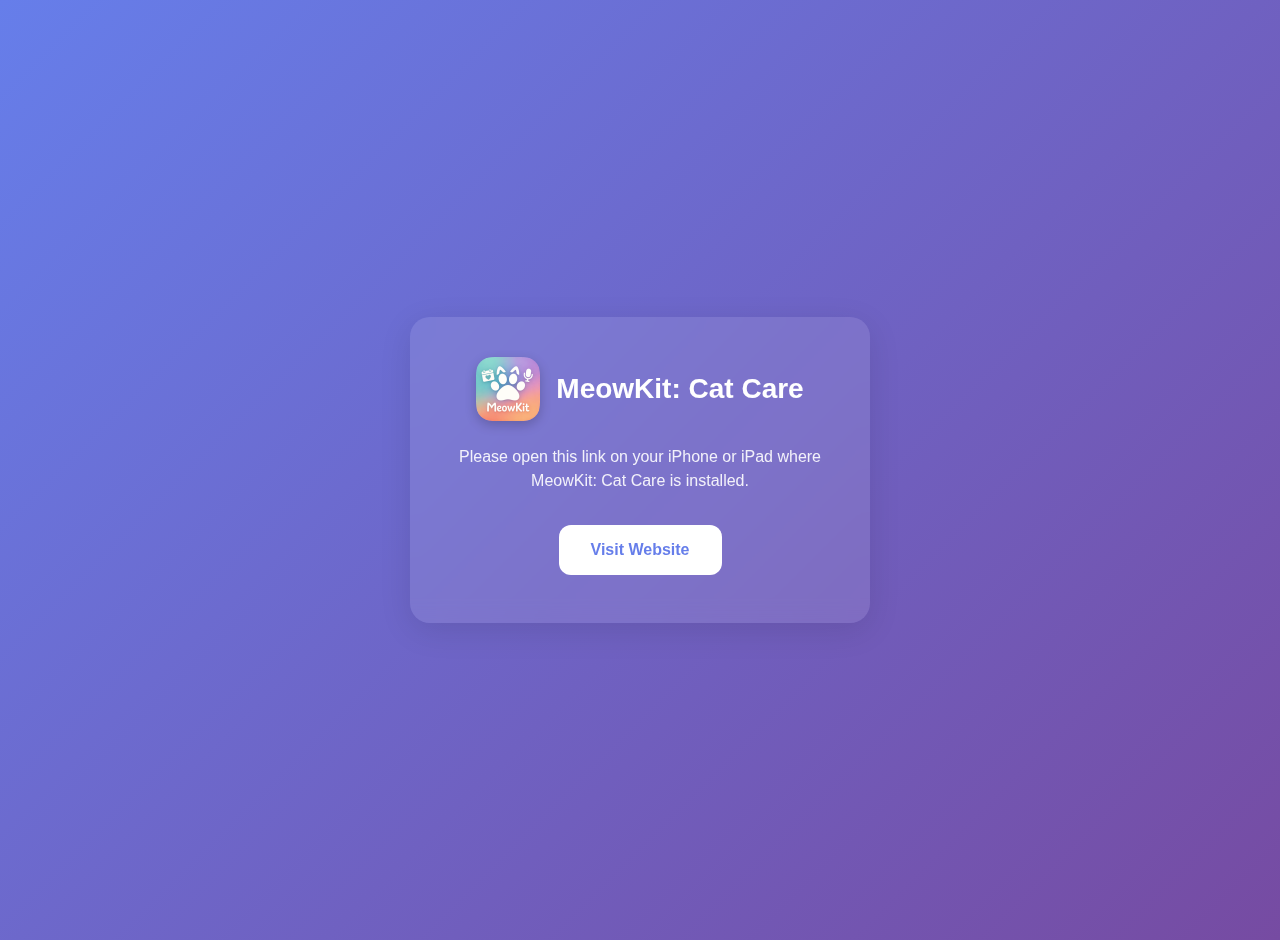
<file: finishSignIn/index.html>
<!DOCTYPE html>
<html>
<head>
    <meta charset="UTF-8">
    <title>Sign In - HusoftTech</title>
    <meta name="viewport" content="width=device-width, initial-scale=1.0">
    <style>
        body {
            font-family: -apple-system, BlinkMacSystemFont, 'Segoe UI', sans-serif;
            display: flex;
            justify-content: center;
            align-items: center;
            min-height: 100vh;
            margin: 0;
            background: linear-gradient(135deg, #667eea 0%, #764ba2 100%);
            color: white;
            text-align: center;
            padding: 20px;
        }
        .container { 
            max-width: 400px; 
            background: rgba(255, 255, 255, 0.1);
            border-radius: 20px;
            padding: 40px 30px;
            backdrop-filter: blur(10px);
            box-shadow: 0 8px 32px rgba(0, 0, 0, 0.1);
        }
        .app-header {
            display: flex;
            align-items: center;
            justify-content: center;
            gap: 16px;
            margin-bottom: 24px;
        }
        .app-icon {
            width: 64px;
            height: 64px;
            border-radius: 16px;
            box-shadow: 0 4px 12px rgba(0, 0, 0, 0.2);
        }
        h1 { 
            font-size: 28px; 
            margin: 0; 
            font-weight: 600;
        }
        p { 
            font-size: 16px; 
            opacity: 0.9; 
            margin: 16px 0 24px 0; 
            line-height: 1.5;
        }
        .button {
            display: inline-block;
            padding: 16px 32px;
            background: white;
            color: #667eea;
            text-decoration: none;
            border-radius: 12px;
            font-weight: 600;
            font-size: 16px;
            margin: 8px;
            cursor: pointer;
            border: none;
            transition: all 0.3s ease;
        }
        .button:hover { 
            background: #f0f0f0; 
            transform: translateY(-2px);
            box-shadow: 0 4px 12px rgba(0, 0, 0, 0.2);
        }
        .loading {
            display: inline-block;
            width: 20px;
            height: 20px;
            border: 2px solid rgba(255, 255, 255, 0.3);
            border-radius: 50%;
            border-top-color: white;
            animation: spin 1s ease-in-out infinite;
            margin-right: 8px;
        }
        @keyframes spin {
            to { transform: rotate(360deg); }
        }
    </style>
</head>
<body>
    <div class="container">
        <div class="app-header">
            <img id="appIcon" class="app-icon" src="" alt="App Icon">
            <h1 id="appName">Loading...</h1>
        </div>
        <p id="message">
            <span class="loading"></span>
            Opening app...
        </p>
        <button onclick="openInApp()" class="button" id="openButton" style="display:none;">
            Open in App
        </button>
    </div>

    <script type="application/json" id="apps-data">
      {
  "brand": {
    "name": "HusoftTech",
    "tagline": "Clean, focused apps for daily momentum.",
    "email": "husofttech@gmail.com",
    "copyrightOwner": "HusoftTech"
  },
  "apps": {
    "trip-checklist": {
      "id": "trip-checklist",
      "name": "TripChecklist",
      "tagline": "Smart travel checklists and tips",
      "shortDescription": "Plan stress-free trips with smart checklists, essential lists, and practical travel tips.",
      "longDescription": "Planning a trip should be simple and stress free. TripChecklist helps you stay organized, prepared, and confident so you can focus on enjoying your journey instead of worrying about what you forgot. Whether it is a weekend getaway or a long international trip, TripChecklist guides you step by step through everything you need to prepare, pack, and remember. TripChecklist is your quiet travel companion, helping you prepare better, pack smarter, and travel with confidence.",
      "features": [
        "Smart checklists with ready-made stages and easy customization",
        "Full essentials list with one-tap add to your checklist",
        "Trip hacks with bite-size, practical travel tips",
        "Fully customizable items and sections",
        "Calm, distraction-free interface built for real travelers",
        "Works offline once content is loaded"
      ],
      "appStoreUrl": "https://apps.apple.com/app/id6757720595",
      "icon": "../assets/apps/trip-checklist/TripChecklist-Default.png",
      "screenshots": [
        "../assets/apps/trip-checklist/screenshots/01-checklist.png",
        "../assets/apps/trip-checklist/screenshots/01-checklistProgress.png",
        "../assets/apps/trip-checklist/screenshots/02-fullist.png",
        "../assets/apps/trip-checklist/screenshots/03-tripHack.png"
      ],
      "websiteUrl": "https://husofttech.com",
      "supportEmail": "husofttech@gmail.com",
      "privacyPolicyUrl": "../assets/apps/trip-checklist/policy/index.html"
    },
    "meowkit": {
      "id": "meowkit",
      "name": "MeowKit: Cat Care",
      "tagline": "Cat Care Management",
      "shortDescription": "Manage your cats' care with profiles, reminders, and tracking features.",
      "longDescription": "MeowKit is a modern companion app built to help cat owners organize, manage, and nurture their cats with confidence. Designed for ease-of-use and packed with helpful features, MeowKit helps you take the best care of your feline friends.",
      "features": [
        "Cat Profiles: Create detailed profiles for each cat with photos, breed info, birthday tracking, and notes. Unlimited for premium users!",
        "Weight Tracking: Log weight, monitor trends, and spot health issues with visual history and breed-specific alerts.",
        "Vaccine Management: Schedule vaccines, track records, and receive timely reminders for upcoming shots.",
        "Feeding Schedule: Set feeding times, customize reminders, and keep routines consistent.",
        "Voice Features: Explore genuine cat sounds, record your own, and favorite the ones your cat loves.",
        "Home Dashboard: View all your cats in one place with personalized tips, upcoming reminders, and care summaries.",
        "Notifications & Reminders: Get alerts for important events—vaccines, feeding, birthdays—so you never miss a thing.",
        "Cloud Sync & Backup (Premium): Securely back up all your data and access it across devices."
      ],
      "appStoreUrl": "",
      "icon": "../assets/apps/meow-kit/meowkit-light-v2.png",
      "screenshots": [
        "../assets/apps/meow-kit/screenshots/Page 1.png",
        "../assets/apps/meow-kit/screenshots/Page 2.png",
        "../assets/apps/meow-kit/screenshots/Page 3.png",
        "../assets/apps/meow-kit/screenshots/Page 4.png",
        "../assets/apps/meow-kit/screenshots/Page 5.png",
        "../assets/apps/meow-kit/screenshots/Page 6.png",
        "../assets/apps/meow-kit/screenshots/Page 7.png",
        "../assets/apps/meow-kit/screenshots/Page 8.png",
        "../assets/apps/meow-kit/screenshots/Page 9.png"
      ],
      "websiteUrl": "https://husofttech.com",
      "supportEmail": "husofttech@gmail.com",
      "privacyPolicyUrl": "../assets/apps/meow-kit/policy/index.html"
    }
  }
}

    </script>

    <script>
        function getQueryParam(param) {
            const urlParams = new URLSearchParams(window.location.search);
            return urlParams.get(param);
        }

        function openInApp() {
            const appURL = appData.deepLinkScheme + '://' + window.location.pathname.substring(1) + window.location.search;
            window.location.href = appURL;
            
            setTimeout(function() {
                document.getElementById('openButton').style.display = 'inline-block';
                document.getElementById('message').innerHTML = 
                    'If the app didn\'t open, tap the button below:';
            }, 3000);
        }

        let appData;
        
        window.onload = function() {
            const appId = getQueryParam('id') || 'meowkit'; // default to meowkit if no id
            const appsData = JSON.parse(document.getElementById('apps-data').textContent);
            appData = appsData.apps[appId];
            
            if (!appData) {
                document.getElementById('appName').textContent = 'App Not Found';
                document.getElementById('message').textContent = 'Invalid app ID.';
                return;
            }
            
            // Update UI with app data
            document.getElementById('appIcon').src = appData.icon;
            document.getElementById('appName').textContent = appData.name;
            document.title = appData.name + ' - Sign In';
            
            // Set deep link scheme (assuming it's the id without hyphens or something, but for now use id)
            appData.deepLinkScheme = appId.replace('-', ''); // e.g., meowkit, tripchecklist
            
            const isIOS = /iPad|iPhone|iPod/.test(navigator.userAgent);
            const isMac = /Macintosh/.test(navigator.userAgent);
            
            if (isIOS || isMac) {
                document.getElementById('message').innerHTML = '<span class="loading"></span>Opening ' + appData.name + '...';
                setTimeout(openInApp, 1000);
            } else {
                document.getElementById('message').textContent = 
                    'Please open this link on your iPhone or iPad where ' + appData.name + ' is installed.';
                document.getElementById('openButton').style.display = 'inline-block';
                if (appData.appStoreUrl) {
                    document.getElementById('openButton').textContent = 'Download ' + appData.name;
                    document.getElementById('openButton').onclick = function() {
                        window.location.href = appData.appStoreUrl;
                    };
                } else {
                    document.getElementById('openButton').textContent = 'Visit Website';
                    document.getElementById('openButton').onclick = function() {
                        window.location.href = appData.websiteUrl;
                    };
                }
            }
        };
    </script>
</body>
</html>
</file>
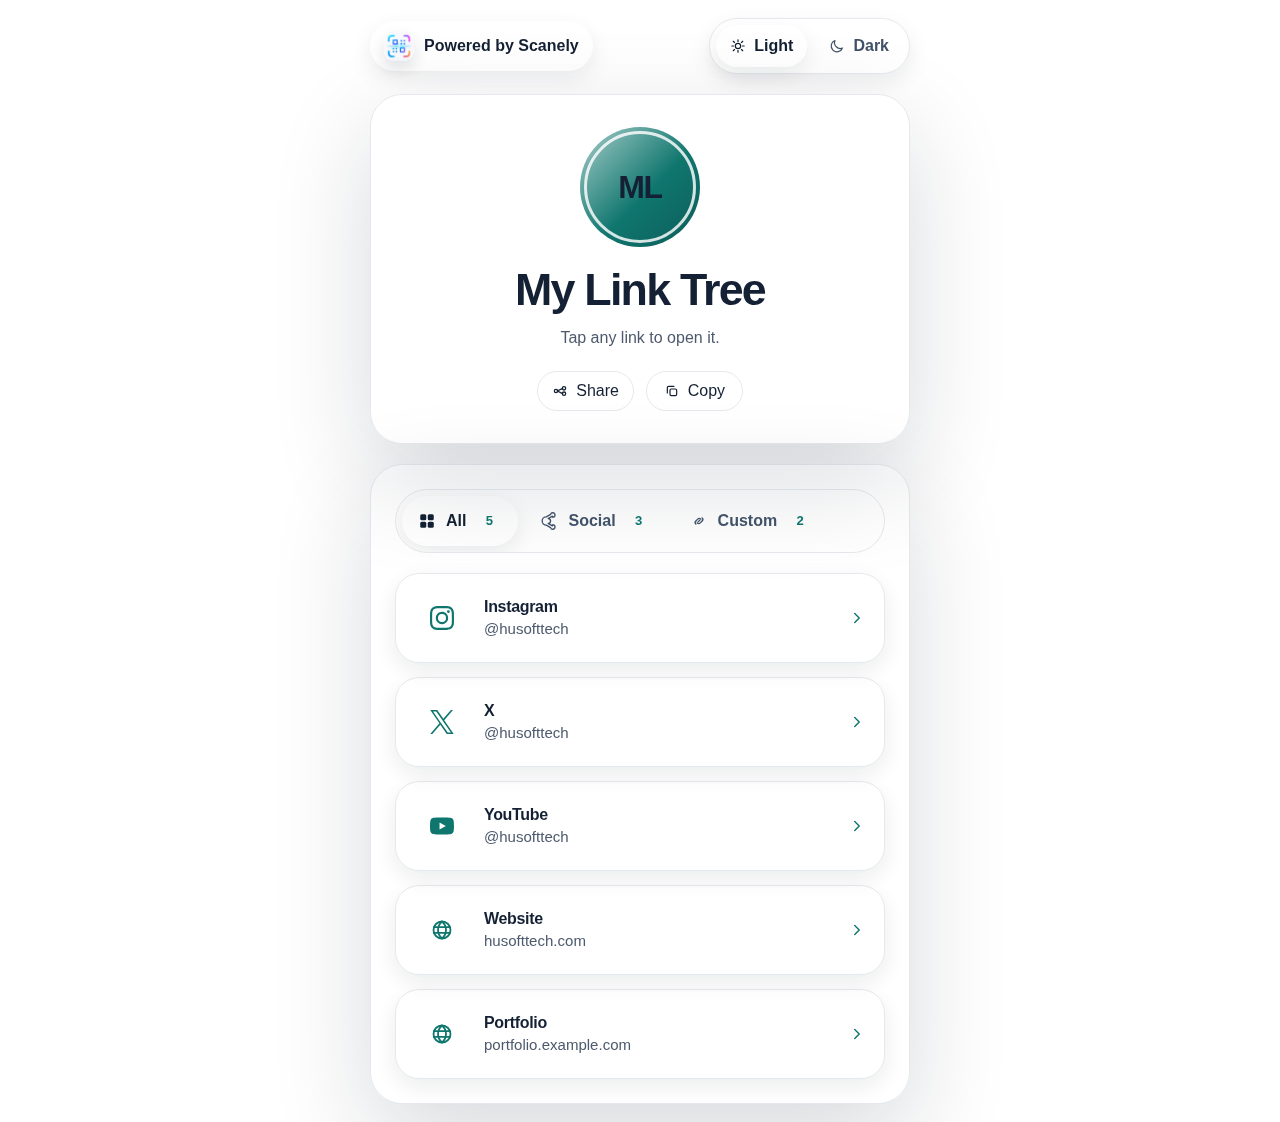
<file: scanely/index.html>
<!doctype html>
<html lang="en">
  <head>
    <meta charset="utf-8" />
    <meta name="viewport" content="width=device-width, initial-scale=1, minimum-scale=1, viewport-fit=cover" />
    <meta name="color-scheme" content="light dark" />
    <meta name="format-detection" content="telephone=no, email=no, address=no" />
    <meta name="mobile-web-app-capable" content="yes" />
    <meta name="apple-mobile-web-app-capable" content="yes" />
    <meta name="apple-mobile-web-app-status-bar-style" content="default" />
    <meta name="theme-color" content="#0f766e" />
    <title>Scanely | Social Hub, Business Card &amp; Payment Hub</title>
    <meta
      name="description"
      content="Scanely QR landing page for social hubs, business cards, and payment hubs."
    />
    <meta name="robots" content="noindex, follow" />
    <link rel="canonical" href="https://husofttech.com/scanely/" />
    <meta property="og:title" content="Scanely | Social Hub, Business Card &amp; Payment Hub" />
    <meta
      property="og:description"
      content="Scanely QR landing page for social hubs, business cards, and payment hubs."
    />
    <meta property="og:type" content="website" />
    <meta property="og:url" content="https://husofttech.com/scanely/" />
    <meta property="og:image" content="https://husofttech.com/assets/apps/scanely/scanely-qr-logo.png" />
    <meta property="og:site_name" content="HusoftTech" />
    <meta name="twitter:card" content="summary_large_image" />
    <meta name="twitter:title" content="Scanely | Social Hub, Business Card &amp; Payment Hub" />
    <meta
      name="twitter:description"
      content="Scanely QR landing page for social hubs, business cards, and payment hubs."
    />
    <meta name="twitter:image" content="https://husofttech.com/assets/apps/scanely/scanely-qr-logo.png" />
    <link rel="icon" href="../assets/brand/favicon-32.ico" type="image/x-icon" sizes="32x32" />
    <link rel="icon" href="../assets/brand/favicon-48.ico" type="image/x-icon" sizes="48x48" />
    <link rel="icon" href="../assets/brand/favicon-96.ico" type="image/x-icon" sizes="96x96" />
    <link rel="icon" href="../assets/brand/favicon-192.ico" type="image/x-icon" sizes="192x192" />
    <script>
      (() => {
        try {
          const key = "scanely-theme";
          const savedTheme = window.localStorage.getItem(key);
          const prefersDark = typeof window.matchMedia === "function"
            ? window.matchMedia("(prefers-color-scheme: dark)").matches
            : false;
          const theme = savedTheme === "light" || savedTheme === "dark"
            ? savedTheme
            : (prefersDark ? "dark" : "light");
          document.documentElement.dataset.theme = theme;
        } catch (error) {
          document.documentElement.dataset.theme = "light";
        }
      })();
    </script>
    <link rel="stylesheet" href="../css/scanely.css" />
    <script src="../js/scanely-icons.js" defer></script>
    <script src="../js/scanely.js" defer></script>
  </head>
  <body>
    <a class="skip-link" href="#scanely-root">Skip to profile content</a>

    <div class="scanely-bg" aria-hidden="true">
      <span class="scanely-orb scanely-orb-one"></span>
      <span class="scanely-orb scanely-orb-two"></span>
      <span class="scanely-grid"></span>
      <span class="scanely-noise"></span>
    </div>

    <main class="scanely-shell">
      <section class="scanely-frame" aria-label="Scanely profile page">
        <div id="scanely-feedback" class="feedback-toast" role="status" aria-live="polite" hidden></div>

        <div id="scanely-root" class="scanely-root" aria-live="polite" aria-busy="true">
          <div class="loading-layout" aria-hidden="true">
            <div class="loading-panel loading-panel-profile">
              <div class="loading-avatar"></div>
              <div class="loading-line loading-line-lg"></div>
              <div class="loading-line"></div>
              <div class="loading-chip-row">
                <div class="loading-chip"></div>
                <div class="loading-chip"></div>
              </div>
              <div class="loading-action-row">
                <div class="loading-action"></div>
                <div class="loading-action"></div>
              </div>
            </div>
            <div class="loading-panel loading-panel-content">
              <div class="loading-tabs">
                <div class="loading-tab"></div>
                <div class="loading-tab"></div>
                <div class="loading-tab"></div>
              </div>
              <div class="loading-link-grid">
                <div class="loading-link-card"></div>
                <div class="loading-link-card"></div>
                <div class="loading-link-card"></div>
                <div class="loading-link-card"></div>
              </div>
            </div>
          </div>
        </div>

        <noscript>
          <section class="runtime-state runtime-state--static" aria-label="JavaScript required">
            <p class="runtime-state__eyebrow">Scanely</p>
            <h1 class="runtime-state__title">This page needs JavaScript enabled</h1>
            <p class="runtime-state__copy">
              Scanely builds this page from the QR link parameters, so JavaScript needs to be available to show the social hub, business card, or payment hub.
            </p>
            <a class="runtime-state__action" href="../app.html?id=scanely">Open Scanely</a>
          </section>
        </noscript>
      </section>
    </main>
  </body>
</html>
</file>
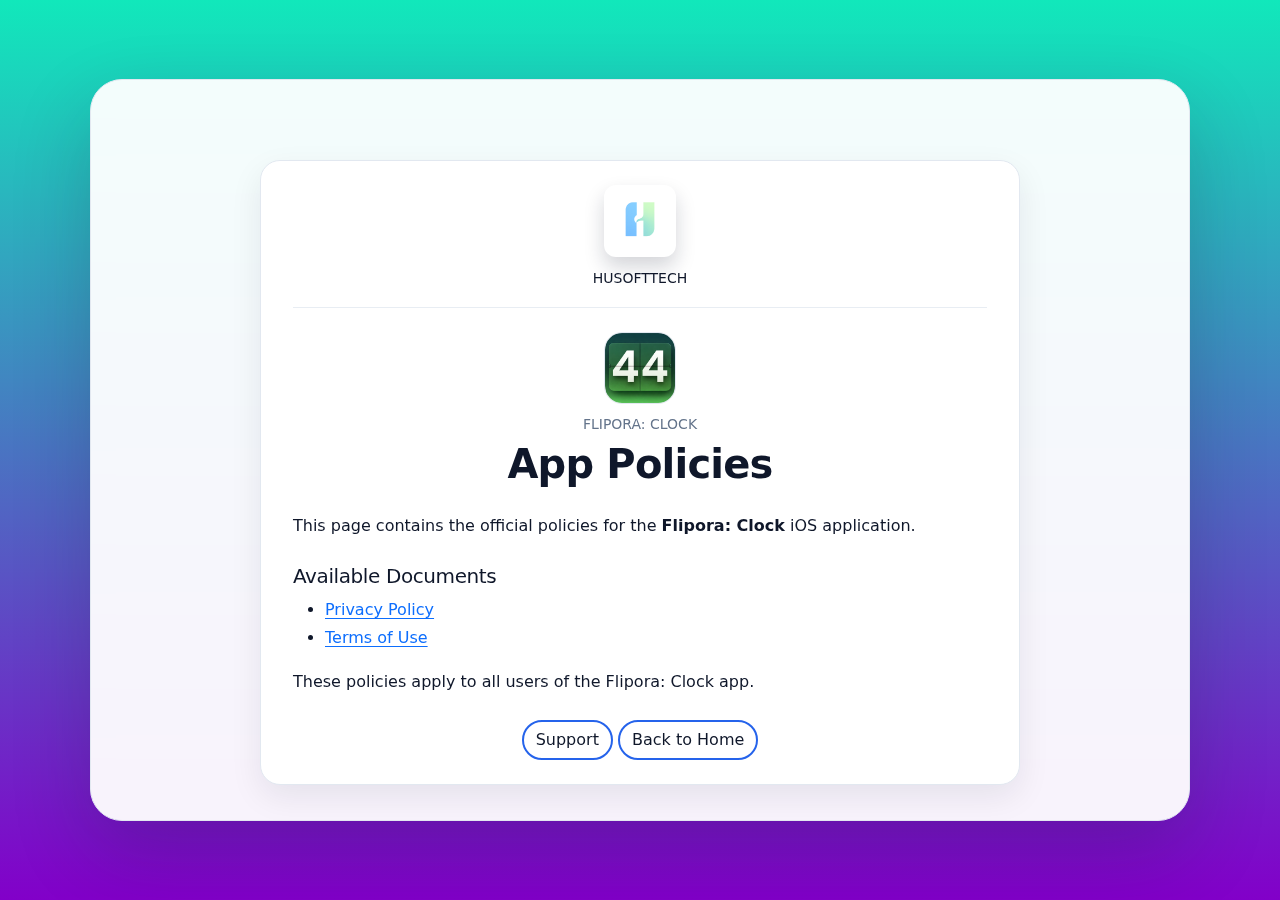
<file: assets/apps/flipora-clock/policy/index.html>
<!doctype html>
<html lang="en">
  <head>
    <meta charset="utf-8" />
    <meta name="viewport" content="width=device-width, initial-scale=1" />
    <title>Flipora: Clock App Policies</title>
    <meta name="description" content="Official policies for Flipora: Clock iOS app." />
    <link rel="icon" href="../../../brand/favicon-32.ico" type="image/x-icon" sizes="32x32" />
    <link rel="icon" href="../../../brand/favicon-48.ico" type="image/x-icon" sizes="48x48" />
    <link rel="icon" href="../../../brand/favicon-96.ico" type="image/x-icon" sizes="96x96" />
    <link rel="icon" href="../../../brand/favicon-192.ico" type="image/x-icon" sizes="192x192" />
    <link
      rel="stylesheet"
      href="https://cdn.jsdelivr.net/npm/bootstrap@5.3.3/dist/css/bootstrap.min.css"
      integrity="sha384-QWTKZyjpPEjISv5WaRU9OFeRpok6YctnYmDr5pNlyT2bRjXh0JMhjY6hW+ALEwIH"
      crossorigin="anonymous"
    />
    <link rel="stylesheet" href="../../../../css/styles.css" />
  </head>
  <body>
    <main class="main-stage">
      <div class="center-panel">
        <div class="panel-scroll">
          <section class="container py-5">
            <article class="doc-sheet">
              <header class="text-center mb-3">
                <a class="brand-link" href="../../../../index.html" aria-label="Go to home page">
                  <img
                    class="brand-mark mb-2"
                    src="../../../brand/logo.png"
                    alt="HusoftTech logo"
                    width="72"
                    height="72"
                  />
                </a>
                <p class="text-uppercase small mb-0">HusoftTech</p>
              </header>

              <hr class="doc-divider" />

              <div class="text-center mb-4">
                <img
                  class="app-logo-image mb-2"
                  src="../logo.png"
                  alt="Flipora: Clock app logo"
                  width="72"
                  height="72"
                />
                <p class="text-uppercase small text-muted mb-1">Flipora: Clock</p>
                <h1 class="display-6 fw-semibold mb-2">App Policies</h1>
              </div>

              <p>This page contains the official policies for the <strong>Flipora: Clock</strong> iOS application.</p>

              <h2 class="h5 mt-4">Available Documents</h2>
              <ul>
                <li><a href="privacy.html" class="link-primary">Privacy Policy</a></li>
                <li><a href="terms.html" class="link-primary">Terms of Use</a></li>
              </ul>

              <p>These policies apply to all users of the Flipora: Clock app.</p>

              <div class="text-center mt-4">
                <a class="btn btn-outline-primary" href="../../../../support.html">Support</a>
                <a class="btn btn-outline-primary" href="../../../../index.html">Back to Home</a>
              </div>
            </article>
          </section>
        </div>
      </div>
    </main>
  </body>
</html>
</file>
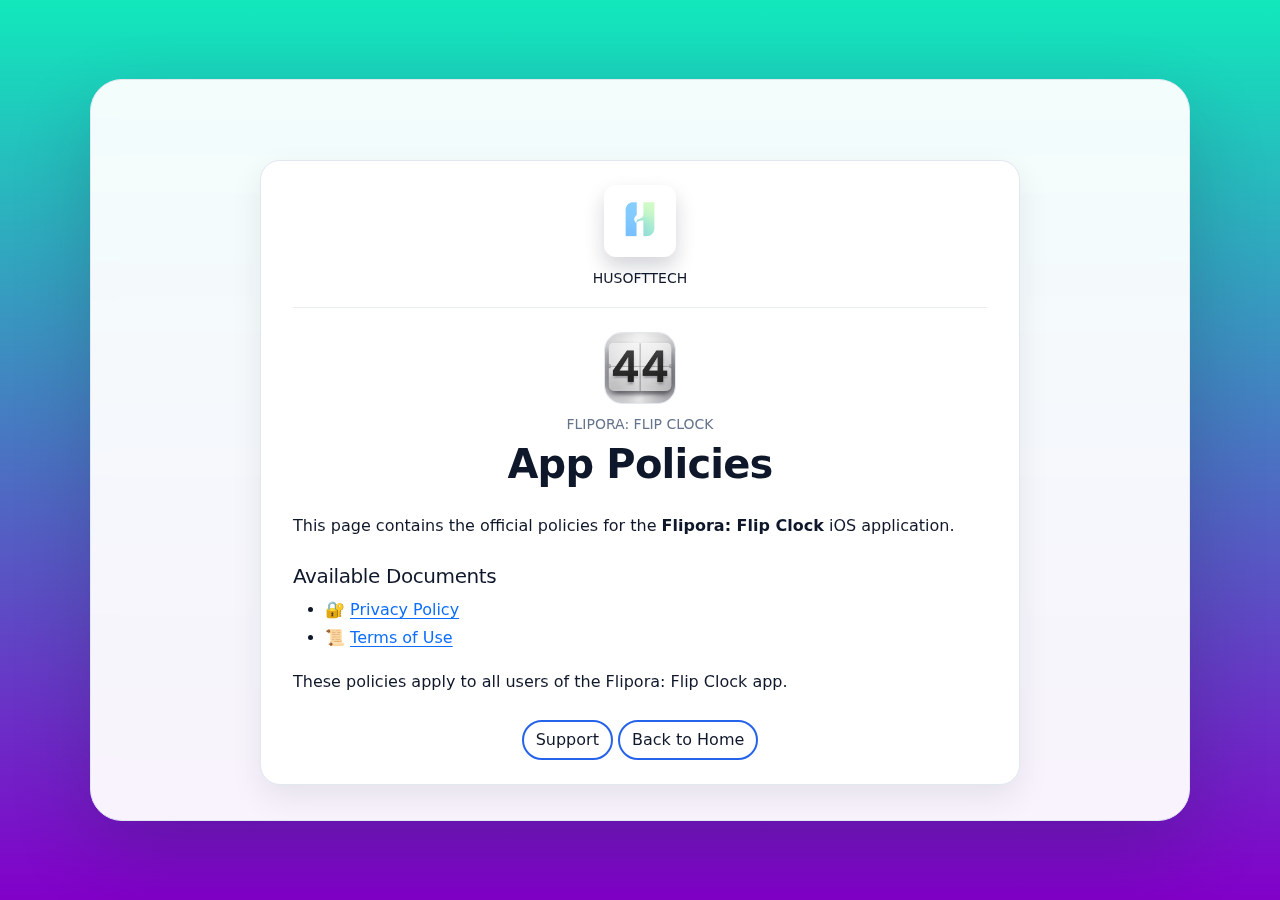
<file: assets/apps/flipora/policy/index.html>
<!doctype html>
<html lang="en">
  <head>
    <meta charset="utf-8" />
    <meta name="viewport" content="width=device-width, initial-scale=1" />
    <title>Flipora: Flip Clock App Policies</title>
    <meta name="description" content="Official policies for Flipora: Flip Clock iOS app." />
    <link rel="icon" href="../../../brand/favicon-32.ico" type="image/x-icon" sizes="32x32" />
    <link rel="icon" href="../../../brand/favicon-48.ico" type="image/x-icon" sizes="48x48" />
    <link rel="icon" href="../../../brand/favicon-96.ico" type="image/x-icon" sizes="96x96" />
    <link rel="icon" href="../../../brand/favicon-192.ico" type="image/x-icon" sizes="192x192" />
    <link
      rel="stylesheet"
      href="https://cdn.jsdelivr.net/npm/bootstrap@5.3.3/dist/css/bootstrap.min.css"
      integrity="sha384-QWTKZyjpPEjISv5WaRU9OFeRpok6YctnYmDr5pNlyT2bRjXh0JMhjY6hW+ALEwIH"
      crossorigin="anonymous"
    />
    <link rel="stylesheet" href="../../../../css/styles.css" />
  </head>
  <body>
    <main class="main-stage">
      <div class="center-panel">
        <div class="panel-scroll">
          <section class="container py-5">
            <article class="doc-sheet">
              <header class="text-center mb-3">
                <a class="brand-link" href="../../../../index.html" aria-label="Go to home page">
                  <img
                    class="brand-mark mb-2"
                    src="../../../brand/logo.png"
                    alt="HusoftTech logo"
                    width="72"
                    height="72"
                  />
                </a>
                <p class="text-uppercase small mb-0">HusoftTech</p>
              </header>

              <hr class="doc-divider" />

              <div class="text-center mb-4">
                <img
                  class="app-logo-image mb-2"
                  src="../logo.png"
                  alt="Flipora: Flip Clock app logo"
                  width="72"
                  height="72"
                />
                <p class="text-uppercase small text-muted mb-1">Flipora: Flip Clock</p>
                <h1 class="display-6 fw-semibold mb-2">App Policies</h1>
              </div>

              <p>This page contains the official policies for the <strong>Flipora: Flip Clock</strong> iOS application.</p>

              <h2 class="h5 mt-4">Available Documents</h2>
              <ul>
                <li>🔐 <a href="privacy.html" class="link-primary">Privacy Policy</a></li>
                <li>📜 <a href="terms.html" class="link-primary">Terms of Use</a></li>
              </ul>

              <p>These policies apply to all users of the Flipora: Flip Clock app.</p>

              <div class="text-center mt-4">
                <a class="btn btn-outline-primary" href="../../../../support.html">Support</a>
                <a class="btn btn-outline-primary" href="../../../../index.html">Back to Home</a>
              </div>
            </article>
          </section>
        </div>
      </div>
    </main>
  </body>
</html>
</file>
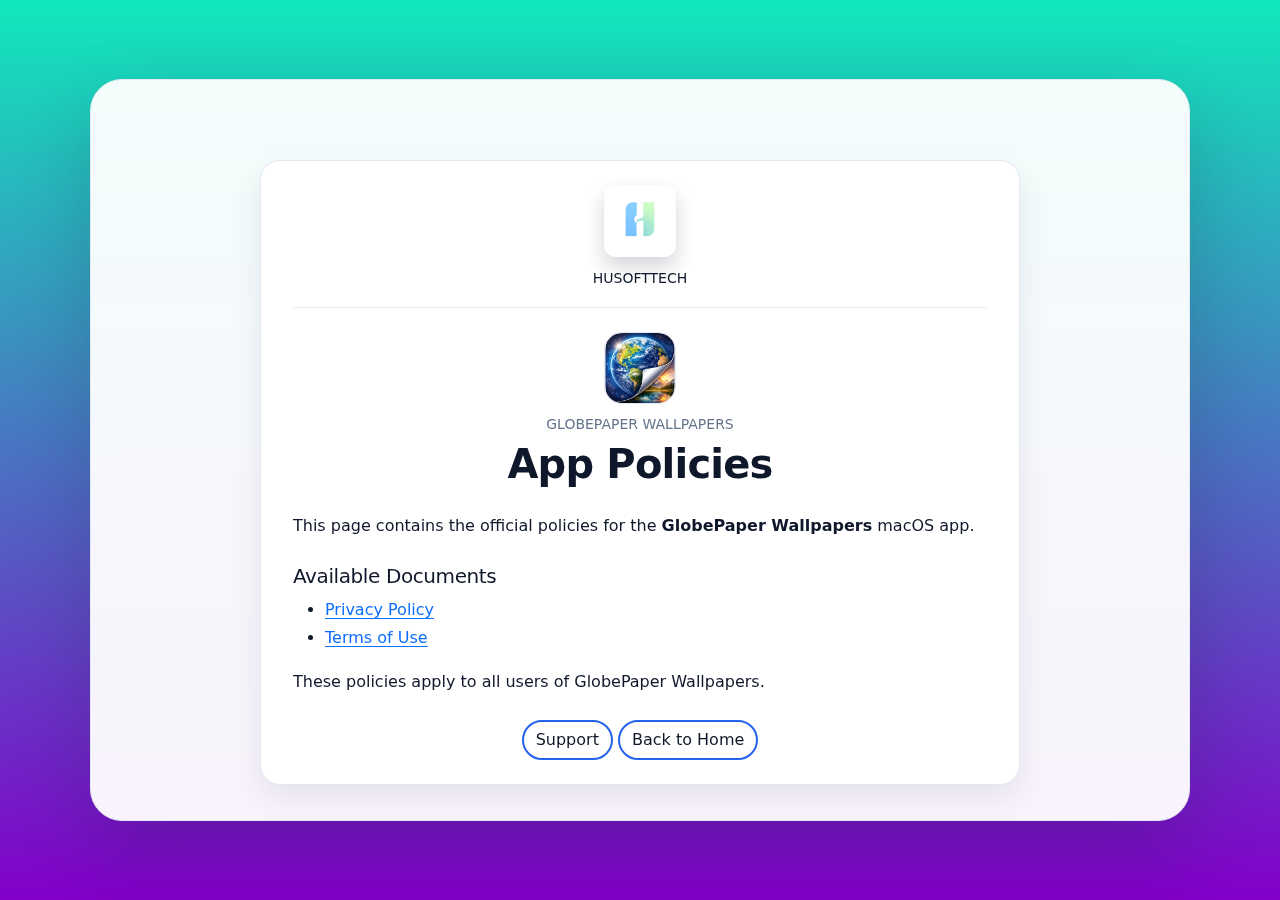
<file: assets/apps/globe-paper/policy/index.html>
<!doctype html>
<html lang="en">
  <head>
    <meta charset="utf-8" />
    <meta name="viewport" content="width=device-width, initial-scale=1" />
    <title>GlobePaper Wallpapers App Policies</title>
    <meta name="description" content="Official policies for GlobePaper Wallpapers macOS app." />
    <link rel="icon" href="../../../brand/favicon-32.ico" type="image/x-icon" sizes="32x32" />
    <link rel="icon" href="../../../brand/favicon-48.ico" type="image/x-icon" sizes="48x48" />
    <link rel="icon" href="../../../brand/favicon-96.ico" type="image/x-icon" sizes="96x96" />
    <link rel="icon" href="../../../brand/favicon-192.ico" type="image/x-icon" sizes="192x192" />
    <link
      rel="stylesheet"
      href="https://cdn.jsdelivr.net/npm/bootstrap@5.3.3/dist/css/bootstrap.min.css"
      integrity="sha384-QWTKZyjpPEjISv5WaRU9OFeRpok6YctnYmDr5pNlyT2bRjXh0JMhjY6hW+ALEwIH"
      crossorigin="anonymous"
    />
    <link rel="stylesheet" href="../../../../css/styles.css" />
  </head>
  <body>
    <main class="main-stage">
      <div class="center-panel">
        <div class="panel-scroll">
          <section class="container py-5">
            <article class="doc-sheet">
              <header class="text-center mb-3">
                <a class="brand-link" href="../../../../index.html" aria-label="Go to home page">
                  <img
                    class="brand-mark mb-2"
                    src="../../../brand/logo.png"
                    alt="HusoftTech logo"
                    width="72"
                    height="72"
                  />
                </a>
                <p class="text-uppercase small mb-0">HusoftTech</p>
              </header>

              <hr class="doc-divider" />

              <div class="text-center mb-4">
                <img
                  class="app-logo-image mb-2"
                  src="../mac.png"
                  alt="GlobePaper Wallpapers app logo"
                  width="72"
                  height="72"
                />
                <p class="text-uppercase small text-muted mb-1">GlobePaper Wallpapers</p>
                <h1 class="display-6 fw-semibold mb-2">App Policies</h1>
              </div>

              <p>This page contains the official policies for the <strong>GlobePaper Wallpapers</strong> macOS app.</p>

              <h2 class="h5 mt-4">Available Documents</h2>
              <ul>
                <li><a href="privacy.html" class="link-primary">Privacy Policy</a></li>
                <li><a href="terms.html" class="link-primary">Terms of Use</a></li>
              </ul>

              <p>These policies apply to all users of GlobePaper Wallpapers.</p>

              <div class="text-center mt-4">
                <a class="btn btn-outline-primary" href="../../../../support.html">Support</a>
                <a class="btn btn-outline-primary" href="../../../../index.html">Back to Home</a>
              </div>
            </article>
          </section>
        </div>
      </div>
    </main>
  </body>
</html>
</file>
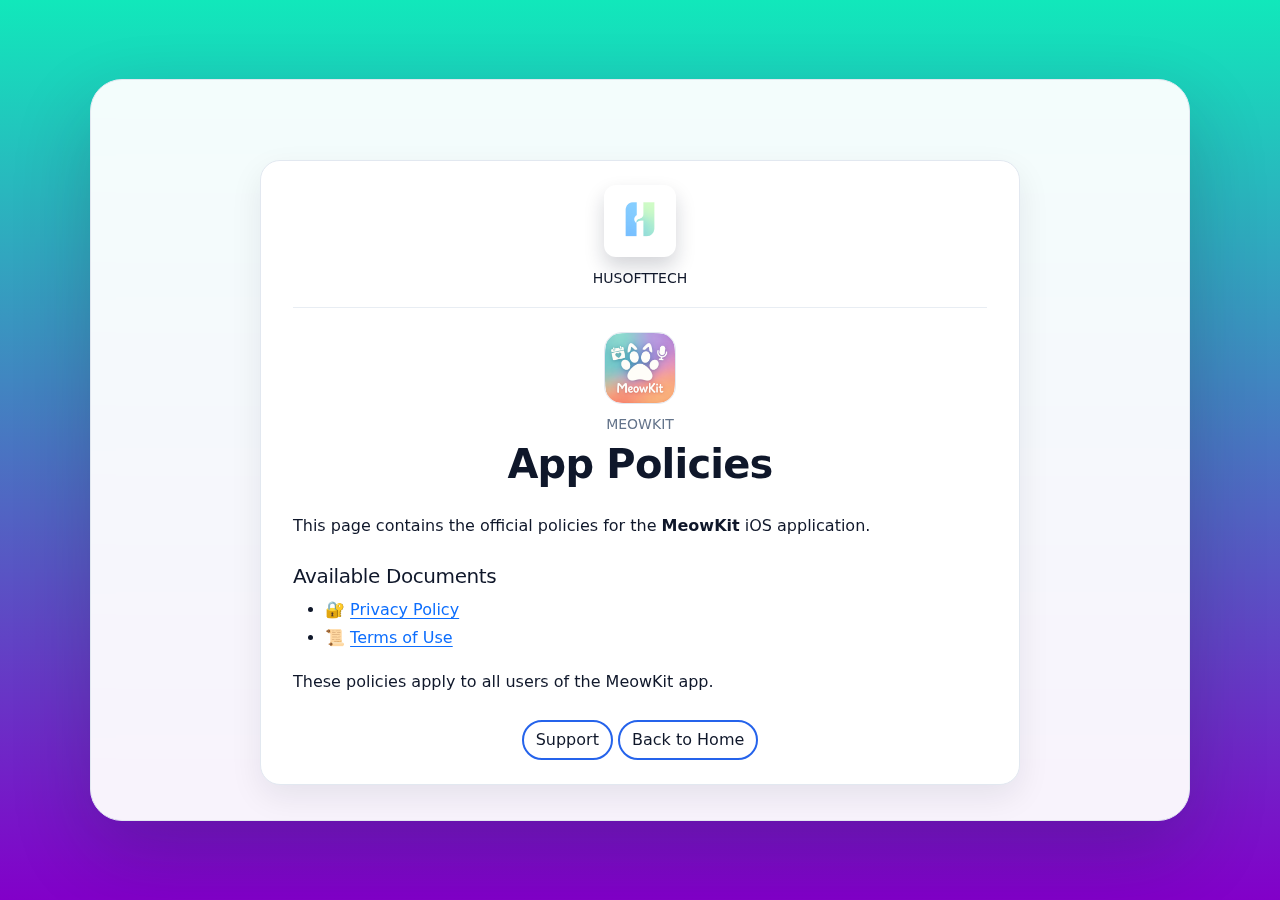
<file: assets/apps/meow-kit/policy/index.html>
<!doctype html>
<html lang="en">
  <head>
    <meta charset="utf-8" />
    <meta name="viewport" content="width=device-width, initial-scale=1" />
    <title>MeowKit App Policies</title>
    <meta name="description" content="Official policies for MeowKit iOS app." />
    <link rel="icon" href="../../../brand/favicon-32.ico" type="image/x-icon" sizes="32x32" />
    <link rel="icon" href="../../../brand/favicon-48.ico" type="image/x-icon" sizes="48x48" />
    <link rel="icon" href="../../../brand/favicon-96.ico" type="image/x-icon" sizes="96x96" />
    <link rel="icon" href="../../../brand/favicon-192.ico" type="image/x-icon" sizes="192x192" />
    <link
      rel="stylesheet"
      href="https://cdn.jsdelivr.net/npm/bootstrap@5.3.3/dist/css/bootstrap.min.css"
      integrity="sha384-QWTKZyjpPEjISv5WaRU9OFeRpok6YctnYmDr5pNlyT2bRjXh0JMhjY6hW+ALEwIH"
      crossorigin="anonymous"
    />
    <link rel="stylesheet" href="../../../../css/styles.css" />
  </head>
  <body>
    <main class="main-stage">
      <div class="center-panel">
        <div class="panel-scroll">
          <section class="container py-5">
            <article class="doc-sheet">
              <header class="text-center mb-3">
                <a class="brand-link" href="../../../../index.html" aria-label="Go to home page">
                  <img
                    class="brand-mark mb-2"
                    src="../../../brand/logo.png"
                    alt="HusoftTech logo"
                    width="72"
                    height="72"
                  />
                </a>
                <p class="text-uppercase small mb-0">HusoftTech</p>
              </header>

              <hr class="doc-divider" />

              <div class="text-center mb-4">
                <img
                  class="app-logo-image mb-2"
                  src="../meowkit-light-v2.png"
                  alt="MeowKit app logo"
                  width="72"
                  height="72"
                />
                <p class="text-uppercase small text-muted mb-1">MeowKit</p>
                <h1 class="display-6 fw-semibold mb-2">App Policies</h1>
              </div>

              <p>This page contains the official policies for the <strong>MeowKit</strong> iOS application.</p>

              <h2 class="h5 mt-4">Available Documents</h2>
              <ul>
                <li>🔐 <a href="privacy.html" class="link-primary">Privacy Policy</a></li>
                <li>📜 <a href="terms.html" class="link-primary">Terms of Use</a></li>
              </ul>

              <p>These policies apply to all users of the MeowKit app.</p>

              <div class="text-center mt-4">
                <a class="btn btn-outline-primary" href="../../../../support.html">Support</a>
                <a class="btn btn-outline-primary" href="../../../../index.html">Back to Home</a>
              </div>
            </article>
          </section>
        </div>
      </div>
    </main>
  </body>
</html>
</file>
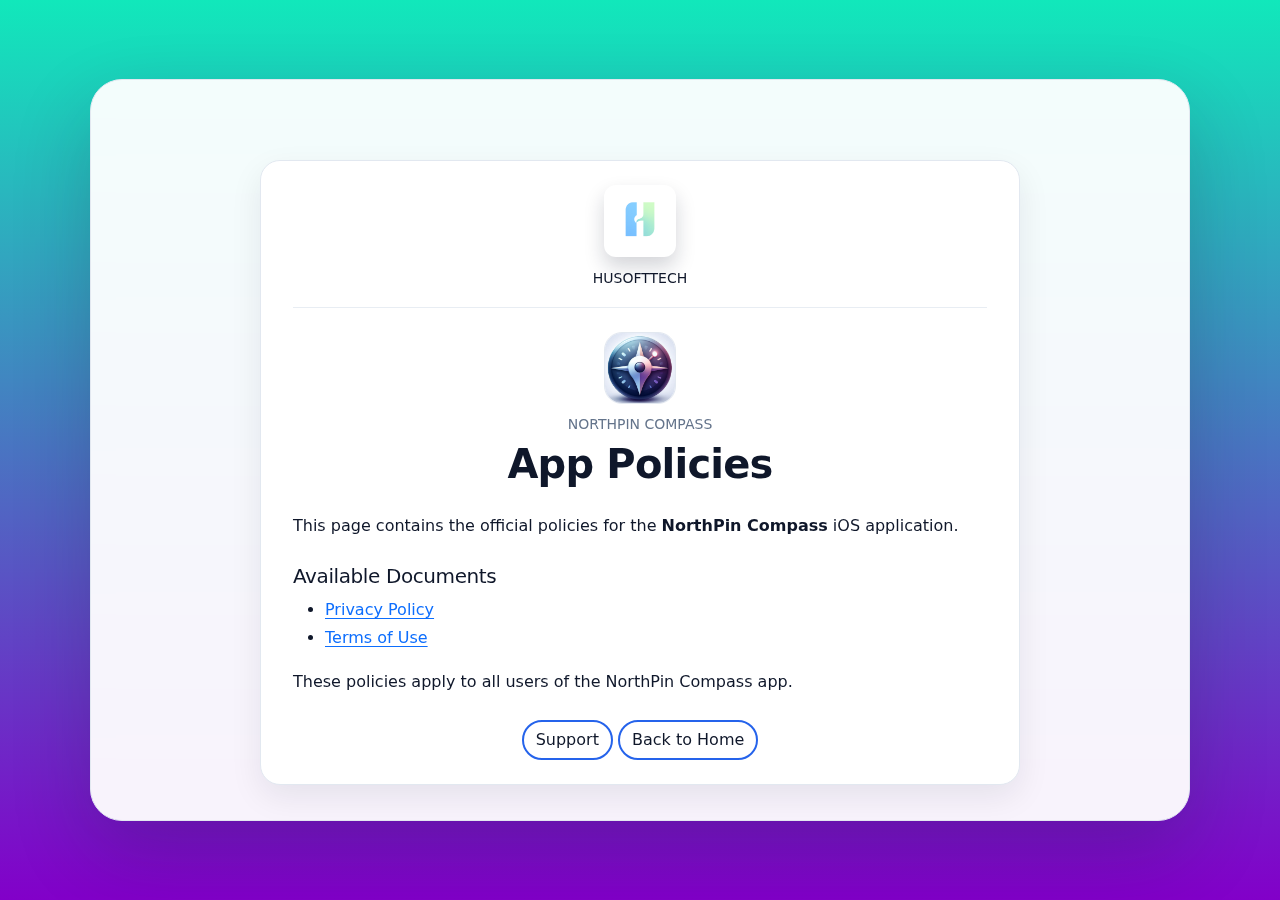
<file: assets/apps/NorthPin-Compass/policy/index.html>
<!doctype html>
<html lang="en">
  <head>
    <meta charset="utf-8" />
    <meta name="viewport" content="width=device-width, initial-scale=1" />
    <title>NorthPin Compass App Policies</title>
    <meta name="description" content="Official policies for NorthPin Compass iOS app." />
    <link rel="icon" href="../../../brand/favicon-32.ico" type="image/x-icon" sizes="32x32" />
    <link rel="icon" href="../../../brand/favicon-48.ico" type="image/x-icon" sizes="48x48" />
    <link rel="icon" href="../../../brand/favicon-96.ico" type="image/x-icon" sizes="96x96" />
    <link rel="icon" href="../../../brand/favicon-192.ico" type="image/x-icon" sizes="192x192" />
    <link
      rel="stylesheet"
      href="https://cdn.jsdelivr.net/npm/bootstrap@5.3.3/dist/css/bootstrap.min.css"
      integrity="sha384-QWTKZyjpPEjISv5WaRU9OFeRpok6YctnYmDr5pNlyT2bRjXh0JMhjY6hW+ALEwIH"
      crossorigin="anonymous"
    />
    <link rel="stylesheet" href="../../../../css/styles.css" />
  </head>
  <body>
    <main class="main-stage">
      <div class="center-panel">
        <div class="panel-scroll">
          <section class="container py-5">
            <article class="doc-sheet">
              <header class="text-center mb-3">
                <a class="brand-link" href="../../../../index.html" aria-label="Go to home page">
                  <img
                    class="brand-mark mb-2"
                    src="../../../brand/logo.png"
                    alt="HusoftTech logo"
                    width="72"
                    height="72" 
                  />
                </a>
                <p class="text-uppercase small mb-0">HusoftTech</p>
              </header>

              <hr class="doc-divider" />

              <div class="text-center mb-4">
                <img
                  class="app-logo-image mb-2"
                  src="../np-compass-icon.png"
                  alt="NorthPin Compass app logo"
                  width="72"
                  height="72"
                />
                <p class="text-uppercase small text-muted mb-1">NorthPin Compass</p>
                <h1 class="display-6 fw-semibold mb-2">App Policies</h1>
              </div>

              <p>This page contains the official policies for the <strong>NorthPin Compass</strong> iOS application.</p>

              <h2 class="h5 mt-4">Available Documents</h2>
              <ul>
                <li><a href="privacy.html" class="link-primary">Privacy Policy</a></li>
                <li><a href="terms.html" class="link-primary">Terms of Use</a></li>
              </ul>

              <p>These policies apply to all users of the NorthPin Compass app. </p>

              <div class="text-center mt-4">
                <a class="btn btn-outline-primary" href="../../../../support.html">Support</a>
                <a class="btn btn-outline-primary" href="../../../../index.html">Back to Home</a>
              </div>
            </article>
          </section>
        </div>
      </div>
    </main>
  </body>
</html>
</file>
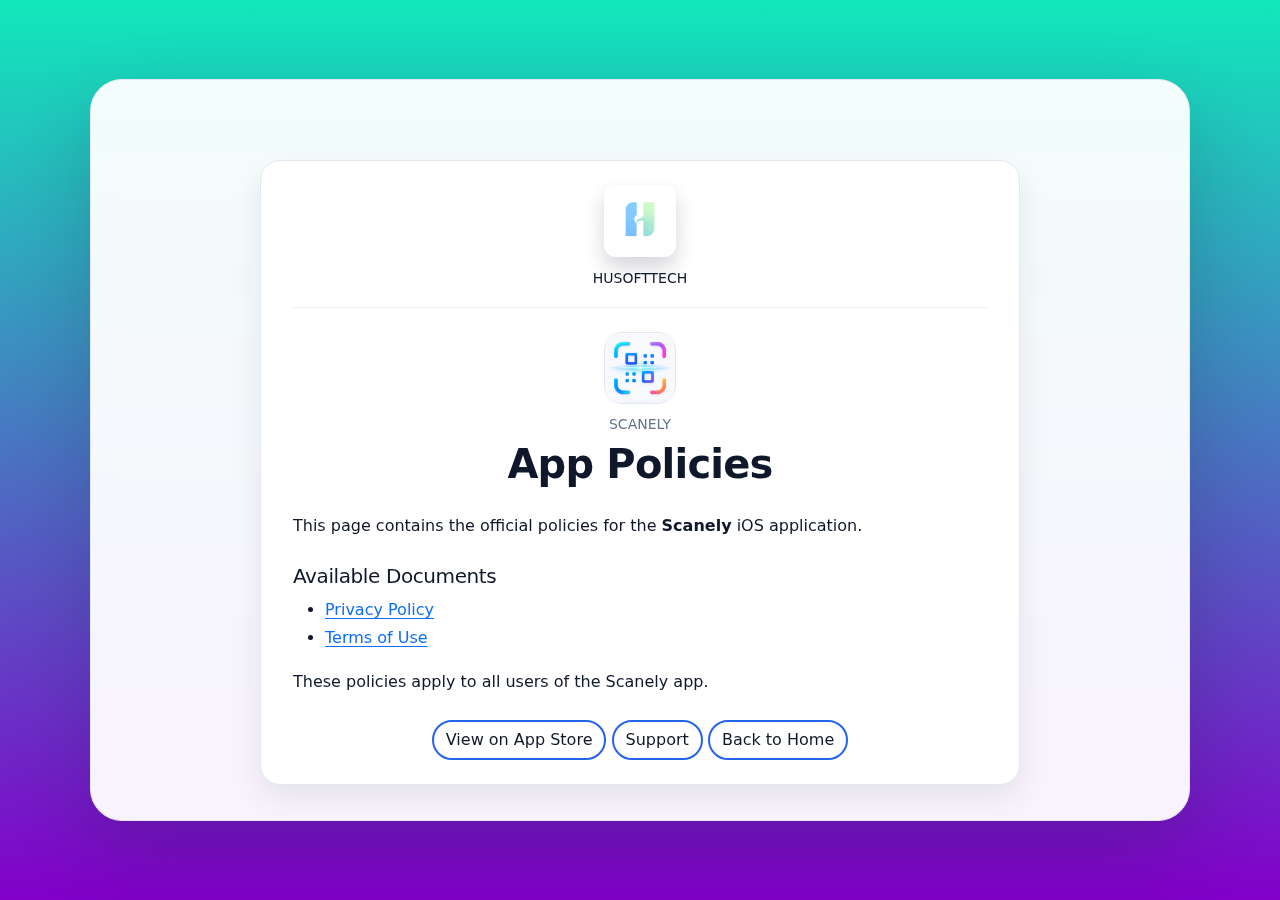
<file: assets/apps/scanely/policy/index.html>
<!doctype html>
<html lang="en">
  <head>
    <meta charset="utf-8" />
    <meta name="viewport" content="width=device-width, initial-scale=1" />
    <title>Scanely App Policies</title>
    <meta name="description" content="Official policies for the Scanely iOS app." />
    <link rel="icon" href="../../../brand/favicon-32.ico" type="image/x-icon" sizes="32x32" />
    <link rel="icon" href="../../../brand/favicon-48.ico" type="image/x-icon" sizes="48x48" />
    <link rel="icon" href="../../../brand/favicon-96.ico" type="image/x-icon" sizes="96x96" />
    <link rel="icon" href="../../../brand/favicon-192.ico" type="image/x-icon" sizes="192x192" />
    <link
      rel="stylesheet"
      href="https://cdn.jsdelivr.net/npm/bootstrap@5.3.3/dist/css/bootstrap.min.css"
      integrity="sha384-QWTKZyjpPEjISv5WaRU9OFeRpok6YctnYmDr5pNlyT2bRjXh0JMhjY6hW+ALEwIH"
      crossorigin="anonymous"
    />
    <link rel="stylesheet" href="../../../../css/styles.css" />
  </head>
  <body>
    <main class="main-stage">
      <div class="center-panel">
        <div class="panel-scroll">
          <section class="container py-5">
            <article class="doc-sheet">
              <header class="text-center mb-3">
                <a class="brand-link" href="../../../../index.html" aria-label="Go to home page">
                  <img
                    class="brand-mark mb-2"
                    src="../../../brand/logo.png"
                    alt="HusoftTech logo"
                    width="72"
                    height="72"
                  />
                </a>
                <p class="text-uppercase small mb-0">HusoftTech</p>
              </header>

              <hr class="doc-divider" />

              <div class="text-center mb-4">
                <img
                  class="app-logo-image mb-2"
                  src="../scanely-qr-logo.png"
                  alt="Scanely app logo"
                  width="72"
                  height="72"
                />
                <p class="text-uppercase small text-muted mb-1">Scanely</p>
                <h1 class="display-6 fw-semibold mb-2">App Policies</h1>
              </div>

              <p>This page contains the official policies for the <strong>Scanely</strong> iOS application.</p>

              <h2 class="h5 mt-4">Available Documents</h2>
              <ul>
                <li><a href="privacy.html" class="link-primary">Privacy Policy</a></li>
                <li><a href="terms.html" class="link-primary">Terms of Use</a></li>
              </ul>

              <p>These policies apply to all users of the Scanely app.</p>

              <div class="text-center mt-4">
                <a class="btn btn-outline-primary" href="https://apps.apple.com/app/id6762531346" target="_blank" rel="noopener">
                  View on App Store
                </a>
                <a class="btn btn-outline-primary" href="../../../../support.html">Support</a>
                <a class="btn btn-outline-primary" href="../../../../index.html">Back to Home</a>
              </div>
            </article>
          </section>
        </div>
      </div>
    </main>
  </body>
</html>
</file>
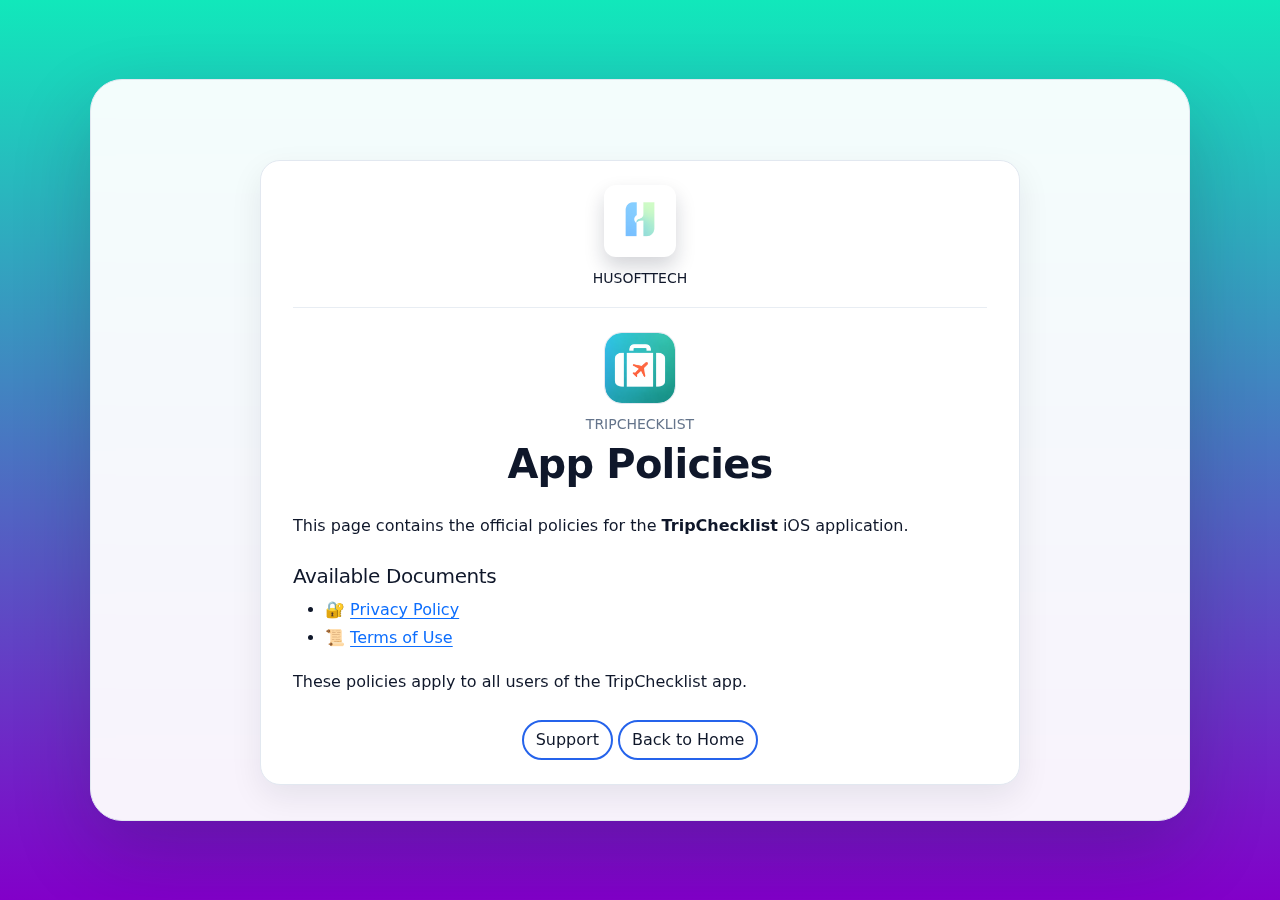
<file: assets/apps/trip-checklist/policy/index.html>
<!doctype html>
<html lang="en">
  <head>
    <meta charset="utf-8" />
    <meta name="viewport" content="width=device-width, initial-scale=1" />
    <title>TripChecklist App Policies</title>
    <meta name="description" content="Official policies for TripChecklist iOS app." />
    <link rel="icon" href="../../../brand/favicon-32.ico" type="image/x-icon" sizes="32x32" />
    <link rel="icon" href="../../../brand/favicon-48.ico" type="image/x-icon" sizes="48x48" />
    <link rel="icon" href="../../../brand/favicon-96.ico" type="image/x-icon" sizes="96x96" />
    <link rel="icon" href="../../../brand/favicon-192.ico" type="image/x-icon" sizes="192x192" />
    <link
      rel="stylesheet"
      href="https://cdn.jsdelivr.net/npm/bootstrap@5.3.3/dist/css/bootstrap.min.css"
      integrity="sha384-QWTKZyjpPEjISv5WaRU9OFeRpok6YctnYmDr5pNlyT2bRjXh0JMhjY6hW+ALEwIH"
      crossorigin="anonymous"
    />
    <link rel="stylesheet" href="../../../../css/styles.css" />
  </head>
  <body>
    <main class="main-stage">
      <div class="center-panel">
        <div class="panel-scroll">
          <section class="container py-5">
            <article class="doc-sheet">
              <header class="text-center mb-3">
                <a class="brand-link" href="../../../../index.html" aria-label="Go to home page">
                  <img
                    class="brand-mark mb-2"
                    src="../../../brand/logo.png"
                    alt="HusoftTech logo"
                    width="72"
                    height="72"
                  />
                </a>
                <p class="text-uppercase small mb-0">HusoftTech</p>
              </header>

              <hr class="doc-divider" />

              <div class="text-center mb-4">
                <img
                  class="app-logo-image mb-2"
                  src="../TripChecklist-Default.png"
                  alt="TripChecklist app logo"
                  width="72"
                  height="72"
                />
                <p class="text-uppercase small text-muted mb-1">TripChecklist</p>
                <h1 class="display-6 fw-semibold mb-2">App Policies</h1>
              </div>

              <p>This page contains the official policies for the <strong>TripChecklist</strong> iOS application.</p>

              <h2 class="h5 mt-4">Available Documents</h2>
              <ul>
                <li>🔐 <a href="privacy.html" class="link-primary">Privacy Policy</a></li>
                <li>📜 <a href="terms.html" class="link-primary">Terms of Use</a></li>
              </ul>

              <p>These policies apply to all users of the TripChecklist app.</p>

              <div class="text-center mt-4">
                <a class="btn btn-outline-primary" href="../../../../support.html">Support</a>
                <a class="btn btn-outline-primary" href="../../../../index.html">Back to Home</a>
              </div>
            </article>
          </section>
        </div>
      </div>
    </main>
  </body>
</html>
</file>
<file: css/scanely.css>
:root {
  color-scheme: light;
  --scanely-accent: #0f766e;
  --scanely-accent-rgb: 15 118 110;
  --scanely-accent-soft-rgb: 104 168 163;
  --scanely-accent-mist-rgb: 193 222 220;
  --scanely-accent-deep-rgb: 13 90 84;
  --scanely-accent-sky-rgb: 147 209 244;
  --scanely-accent-bloom-rgb: 244 208 178;
  --scanely-bg: #f4f8fb;
  --scanely-bg-strong: #ffffff;
  --scanely-surface: rgba(255, 255, 255, 0.82);
  --scanely-surface-strong: rgba(255, 255, 255, 0.96);
  --scanely-surface-soft: rgba(250, 252, 255, 0.74);
  --scanely-surface-elevated: rgba(255, 255, 255, 0.9);
  --scanely-text: #142033;
  --scanely-text-soft: #4d5a6d;
  --scanely-text-faint: #6a7a90;
  --scanely-border: rgba(125, 143, 167, 0.2);
  --scanely-border-strong: rgba(125, 143, 167, 0.34);
  --scanely-ring: rgba(var(--scanely-accent-rgb), 0.24);
  --scanely-badge-bg: rgba(255, 255, 255, 0.86);
  --scanely-pill-bg: rgba(255, 255, 255, 0.84);
  --scanely-pill-bg-accent: rgba(var(--scanely-accent-rgb), 0.12);
  --scanely-pill-text: #304156;
  --scanely-control-bg: rgba(255, 255, 255, 0.72);
  --scanely-control-active-bg: rgba(255, 255, 255, 0.96);
  --scanely-control-text: #415268;
  --scanely-control-active-text: #122033;
  --scanely-ghost-bg: rgba(255, 255, 255, 0.88);
  --scanely-ghost-bg-hover: rgba(255, 255, 255, 0.98);
  --scanely-shadow-sm: 0 8px 22px rgba(15, 23, 42, 0.08);
  --scanely-shadow-md: 0 18px 50px rgba(15, 23, 42, 0.12);
  --scanely-shadow-lg: 0 34px 100px rgba(15, 23, 42, 0.16);
  --scanely-radius-2xl: 32px;
  --scanely-radius-xl: 24px;
  --scanely-radius-lg: 20px;
  --scanely-radius-md: 16px;
  --scanely-radius-sm: 12px;
  --scanely-radius-pill: 999px;
  --scanely-space-1: 0.25rem;
  --scanely-space-2: 0.5rem;
  --scanely-space-3: 0.75rem;
  --scanely-space-4: 1rem;
  --scanely-space-5: 1.25rem;
  --scanely-space-6: 1.5rem;
  --scanely-space-7: 2rem;
  --scanely-space-8: 2.5rem;
  --scanely-font: "SF Pro Text", "Segoe UI", -apple-system, BlinkMacSystemFont, sans-serif;
}

:root[data-theme="dark"] {
  color-scheme: dark;
  --scanely-bg: #08111f;
  --scanely-bg-strong: #0c1728;
  --scanely-surface: rgba(9, 20, 35, 0.88);
  --scanely-surface-strong: rgba(14, 27, 47, 0.96);
  --scanely-surface-soft: rgba(13, 24, 41, 0.9);
  --scanely-surface-elevated: rgba(18, 31, 50, 0.96);
  --scanely-text: #f7fbff;
  --scanely-text-soft: #bfd0e6;
  --scanely-text-faint: #8fa4c0;
  --scanely-border: rgba(148, 163, 184, 0.18);
  --scanely-border-strong: rgba(148, 163, 184, 0.28);
  --scanely-badge-bg: rgba(19, 31, 50, 0.96);
  --scanely-pill-bg: rgba(21, 34, 54, 0.96);
  --scanely-pill-bg-accent: rgba(var(--scanely-accent-rgb), 0.18);
  --scanely-pill-text: #dbe8f7;
  --scanely-control-bg: rgba(19, 31, 50, 0.92);
  --scanely-control-active-bg: rgba(26, 42, 67, 0.98);
  --scanely-control-text: #c6d7ea;
  --scanely-control-active-text: #ffffff;
  --scanely-ghost-bg: rgba(21, 35, 56, 0.96);
  --scanely-ghost-bg-hover: rgba(28, 45, 70, 1);
  --scanely-shadow-sm: 0 12px 28px rgba(0, 0, 0, 0.22);
  --scanely-shadow-md: 0 24px 60px rgba(0, 0, 0, 0.28);
  --scanely-shadow-lg: 0 42px 110px rgba(0, 0, 0, 0.34);
}

@media (prefers-color-scheme: dark) {
  :root:not([data-theme="light"]) {
    color-scheme: dark;
    --scanely-bg: #08111f;
    --scanely-bg-strong: #0c1728;
    --scanely-surface: rgba(9, 20, 35, 0.88);
    --scanely-surface-strong: rgba(14, 27, 47, 0.96);
    --scanely-surface-soft: rgba(13, 24, 41, 0.9);
    --scanely-surface-elevated: rgba(18, 31, 50, 0.96);
    --scanely-text: #f7fbff;
    --scanely-text-soft: #bfd0e6;
    --scanely-text-faint: #8fa4c0;
    --scanely-border: rgba(148, 163, 184, 0.18);
    --scanely-border-strong: rgba(148, 163, 184, 0.28);
    --scanely-badge-bg: rgba(19, 31, 50, 0.96);
    --scanely-pill-bg: rgba(21, 34, 54, 0.96);
    --scanely-pill-bg-accent: rgba(var(--scanely-accent-rgb), 0.18);
    --scanely-pill-text: #dbe8f7;
    --scanely-control-bg: rgba(19, 31, 50, 0.92);
    --scanely-control-active-bg: rgba(26, 42, 67, 0.98);
    --scanely-control-text: #c6d7ea;
    --scanely-control-active-text: #ffffff;
    --scanely-ghost-bg: rgba(21, 35, 56, 0.96);
    --scanely-ghost-bg-hover: rgba(28, 45, 70, 1);
    --scanely-shadow-sm: 0 12px 28px rgba(0, 0, 0, 0.22);
    --scanely-shadow-md: 0 24px 60px rgba(0, 0, 0, 0.28);
    --scanely-shadow-lg: 0 42px 110px rgba(0, 0, 0, 0.34);
  }
}

*,
*::before,
*::after {
  box-sizing: border-box;
}

html {
  min-height: 100%;
  background:
    radial-gradient(circle at 8% 10%, rgba(var(--scanely-accent-sky-rgb), 0.34), transparent 24%),
    radial-gradient(circle at 88% 14%, rgba(var(--scanely-accent-soft-rgb), 0.22), transparent 26%),
    radial-gradient(circle at 72% 82%, rgba(var(--scanely-accent-bloom-rgb), 0.24), transparent 30%),
    radial-gradient(circle at 24% 76%, rgba(var(--scanely-accent-deep-rgb), 0.12), transparent 26%),
    linear-gradient(180deg, var(--scanely-bg) 0%, var(--scanely-bg-strong) 100%);
}

body {
  margin: 0;
  min-height: 100vh;
  min-height: 100dvh;
  background: transparent;
  color: var(--scanely-text);
  font-family: var(--scanely-font);
  text-rendering: optimizeLegibility;
  transition: background-color 180ms ease, color 180ms ease;
}

img {
  display: block;
  max-width: 100%;
}

a {
  color: inherit;
}

button,
input,
textarea,
select {
  font: inherit;
}

.visually-hidden {
  position: absolute;
  width: 1px;
  height: 1px;
  padding: 0;
  margin: -1px;
  overflow: hidden;
  clip: rect(0 0 0 0);
  white-space: nowrap;
  border: 0;
}

.skip-link {
  position: absolute;
  left: 16px;
  top: 16px;
  z-index: 20;
  padding: 12px 16px;
  border-radius: var(--scanely-radius-pill);
  background: var(--scanely-surface-strong);
  color: var(--scanely-text);
  text-decoration: none;
  border: 1px solid var(--scanely-border-strong);
  transform: translateY(-160%);
  transition: transform 180ms ease;
}

.skip-link:focus {
  transform: translateY(0);
}

.scanely-bg {
  position: fixed;
  inset: 0;
  overflow: hidden;
  pointer-events: none;
}

.scanely-bg::before,
.scanely-bg::after {
  content: "";
  position: absolute;
  inset: -14%;
}

.scanely-bg::before {
  background:
    radial-gradient(circle at 16% 22%, rgba(var(--scanely-accent-sky-rgb), 0.36), transparent 18%),
    radial-gradient(circle at 78% 18%, rgba(var(--scanely-accent-soft-rgb), 0.26), transparent 20%),
    radial-gradient(circle at 68% 76%, rgba(var(--scanely-accent-bloom-rgb), 0.28), transparent 22%),
    radial-gradient(circle at 26% 82%, rgba(var(--scanely-accent-rgb), 0.14), transparent 16%);
  filter: blur(48px);
  opacity: 0.88;
  animation: scanely-drift 24s ease-in-out infinite alternate;
}

.scanely-bg::after {
  background:
    conic-gradient(
      from 140deg at 50% 50%,
      rgba(var(--scanely-accent-bloom-rgb), 0.12),
      transparent 18%,
      rgba(var(--scanely-accent-sky-rgb), 0.16) 40%,
      transparent 64%,
      rgba(var(--scanely-accent-rgb), 0.14) 86%,
      rgba(var(--scanely-accent-bloom-rgb), 0.12)
    );
  filter: blur(72px);
  opacity: 0.7;
  animation: scanely-rotate 38s linear infinite;
}

.scanely-orb {
  position: absolute;
  border-radius: 50%;
  filter: blur(8px);
  animation: scanely-float 16s ease-in-out infinite;
}

.scanely-orb-one {
  top: -40px;
  right: 4%;
  width: 360px;
  height: 360px;
  background: radial-gradient(circle, rgba(var(--scanely-accent-soft-rgb), 0.34) 0%, rgba(var(--scanely-accent-rgb), 0) 72%);
  animation-delay: -5s;
}

.scanely-orb-two {
  bottom: -80px;
  left: -30px;
  width: 420px;
  height: 420px;
  background: radial-gradient(circle, rgba(var(--scanely-accent-bloom-rgb), 0.28) 0%, rgba(var(--scanely-accent-bloom-rgb), 0) 74%);
  animation-duration: 18s;
}

.scanely-grid {
  position: absolute;
  inset: 0;
  background-image:
    linear-gradient(rgba(var(--scanely-accent-rgb), 0.04) 1px, transparent 1px),
    linear-gradient(90deg, rgba(var(--scanely-accent-rgb), 0.04) 1px, transparent 1px);
  background-size: 54px 54px;
  mask-image: radial-gradient(circle at center, rgba(0, 0, 0, 0.72), rgba(0, 0, 0, 0.12));
}

.scanely-noise {
  position: absolute;
  inset: 0;
  opacity: 0.05;
  background-image:
    radial-gradient(circle at 20% 20%, rgba(255, 255, 255, 0.6) 0 1px, transparent 1px),
    radial-gradient(circle at 70% 35%, rgba(255, 255, 255, 0.55) 0 1px, transparent 1px),
    radial-gradient(circle at 50% 70%, rgba(255, 255, 255, 0.35) 0 1px, transparent 1px);
  background-size: 120px 120px;
}

.scanely-shell {
  position: relative;
  z-index: 1;
  min-height: 100vh;
  min-height: 100dvh;
  padding: 18px;
}

.scanely-frame {
  width: min(540px, 100%);
  margin: 0 auto;
}

.scanely-root {
  position: relative;
}

.page-stack {
  display: grid;
  gap: var(--scanely-space-5);
}

.page-topbar {
  display: flex;
  align-items: center;
  justify-content: space-between;
  gap: 16px;
}

.page-topbar--minimal {
  justify-content: flex-end;
}

.page-topbar--with-brand {
  align-items: center;
  justify-content: space-between;
}

.page-topbar__copy {
  display: grid;
  gap: 4px;
}

.page-topbar__eyebrow {
  margin: 0;
  color: rgb(var(--scanely-accent-rgb));
  font-size: 0.82rem;
  font-weight: 800;
  letter-spacing: 0.08em;
  text-transform: uppercase;
}

.page-topbar__title {
  margin: 0;
  color: var(--scanely-text);
  font-size: clamp(1rem, 1vw + 0.9rem, 1.2rem);
  font-weight: 700;
  letter-spacing: -0.03em;
}

.theme-switcher {
  display: inline-flex;
  align-items: center;
  gap: 8px;
  padding: 6px;
  border: 1px solid var(--scanely-border);
  border-radius: var(--scanely-radius-pill);
  background:
    linear-gradient(135deg, rgba(var(--scanely-accent-mist-rgb), 0.24), transparent 58%),
    var(--scanely-control-bg);
  box-shadow: var(--scanely-shadow-sm);
}

.theme-switcher__label {
  padding-left: 8px;
  color: var(--scanely-text-faint);
  font-size: 0.82rem;
  font-weight: 700;
}

.theme-button {
  display: inline-flex;
  align-items: center;
  gap: 8px;
  min-height: 42px;
  padding: 10px 14px;
  border: 0;
  border-radius: var(--scanely-radius-pill);
  background: transparent;
  color: var(--scanely-control-text);
  cursor: pointer;
  font-weight: 700;
  transition:
    background-color 160ms ease,
    color 160ms ease,
    box-shadow 160ms ease,
    transform 160ms ease;
}

.theme-button:hover {
  transform: translateY(-1px);
  color: var(--scanely-control-active-text);
}

.theme-button[aria-pressed="true"] {
  background:
    linear-gradient(135deg, rgba(var(--scanely-accent-mist-rgb), 0.22), rgba(var(--scanely-accent-rgb), 0.08)),
    var(--scanely-control-active-bg);
  color: var(--scanely-control-active-text);
  box-shadow: var(--scanely-shadow-sm);
}

.theme-button__icon {
  width: 16px;
  height: 16px;
  flex: 0 0 auto;
}

.profile-layout {
  display: flex;
  flex-direction: column;
  gap: var(--scanely-space-5);
}

.summary-panel,
.content-panel {
  border: 1px solid var(--scanely-border);
  border-radius: var(--scanely-radius-2xl);
  background:
    linear-gradient(180deg, rgba(255, 255, 255, 0.14), rgba(255, 255, 255, 0.02)),
    linear-gradient(140deg, rgba(var(--scanely-accent-mist-rgb), 0.28), rgba(var(--scanely-accent-rgb), 0.08) 38%, transparent 74%),
    var(--scanely-surface);
  box-shadow: var(--scanely-shadow-lg);
  backdrop-filter: blur(16px);
}

.summary-panel {
  display: grid;
  gap: var(--scanely-space-4);
  padding: var(--scanely-space-7);
}

.content-panel {
  padding: var(--scanely-space-6);
}

.brand-badge {
  width: fit-content;
  display: inline-flex;
  align-items: center;
  gap: 10px;
  margin-bottom: var(--scanely-space-6);
  padding: 10px 14px;
  border-radius: var(--scanely-radius-pill);
  background:
    linear-gradient(135deg, rgba(var(--scanely-accent-mist-rgb), 0.34), rgba(var(--scanely-accent-rgb), 0.08)),
    var(--scanely-badge-bg);
  border: 1px solid rgba(var(--scanely-accent-rgb), 0.2);
  box-shadow: var(--scanely-shadow-sm);
  text-decoration: none;
  font-weight: 700;
  color: var(--scanely-text);
  transition:
    background-color 180ms ease,
    color 180ms ease,
    border-color 180ms ease,
    box-shadow 180ms ease;
}

.brand-badge--topbar {
  margin-bottom: 0;
  flex: 0 1 auto;
  min-width: 0;
}

.brand-badge--topbar span {
  overflow: hidden;
  text-overflow: ellipsis;
  white-space: nowrap;
}

.brand-badge__logo {
  width: 30px;
  height: 30px;
  border-radius: 10px;
  box-shadow: 0 8px 16px rgba(15, 23, 42, 0.12);
}

.brand-badge:focus-visible,
.action-button:focus-visible,
.theme-button:focus-visible,
.tab-button:focus-visible,
.link-card:focus-visible,
.runtime-state__action:focus-visible {
  outline: 3px solid var(--scanely-ring);
  outline-offset: 3px;
}

.summary-header {
  display: flex;
  flex-direction: column;
  align-items: center;
  gap: 20px;
  text-align: center;
}

.summary-main {
  display: flex;
  flex-direction: column;
  align-items: center;
  gap: 12px;
  text-align: center;
}

.avatar-shell {
  width: 120px;
  height: 120px;
  padding: 4px;
  border-radius: 50%;
  background: linear-gradient(135deg, rgb(var(--scanely-accent-soft-rgb)), rgb(var(--scanely-accent-rgb)) 56%, rgb(var(--scanely-accent-deep-rgb)));
  box-shadow: 0 24px 52px rgba(var(--scanely-accent-rgb), 0.3);
}

.avatar-shell img,
.avatar-fallback {
  width: 100%;
  height: 100%;
  border-radius: 50%;
}

.avatar-shell img {
  object-fit: cover;
  background: var(--scanely-bg-strong);
  border: 3px solid rgba(255, 255, 255, 0.82);
}

.avatar-fallback {
  display: grid;
  place-items: center;
  border: 3px solid rgba(255, 255, 255, 0.82);
  background: linear-gradient(180deg, rgba(var(--scanely-accent-rgb), 0.18), rgba(15, 23, 42, 0.1));
  color: var(--scanely-text);
  font-size: 2rem;
  font-weight: 800;
  letter-spacing: -0.04em;
}

.badge-row,
.stats-row {
  display: flex;
  flex-wrap: wrap;
  gap: var(--scanely-space-3);
  justify-content: center;
}

.soft-pill,
.stat-pill {
  display: inline-flex;
  align-items: center;
  gap: 8px;
  min-height: 42px;
  padding: 10px 14px;
  border-radius: var(--scanely-radius-pill);
  background:
    linear-gradient(135deg, rgba(var(--scanely-accent-mist-rgb), 0.26), transparent 72%),
    var(--scanely-pill-bg);
  border: 1px solid var(--scanely-border);
  color: var(--scanely-pill-text);
  font-size: 0.95rem;
  font-weight: 600;
  transition:
    background-color 180ms ease,
    color 180ms ease,
    border-color 180ms ease;
}

.soft-pill__icon {
  width: 16px;
  height: 16px;
  flex: 0 0 auto;
}

.soft-pill--accent {
  color: rgb(var(--scanely-accent-rgb));
  background:
    linear-gradient(135deg, rgba(var(--scanely-accent-mist-rgb), 0.32), rgba(var(--scanely-accent-rgb), 0.08)),
    var(--scanely-pill-bg-accent);
  border-color: rgba(var(--scanely-accent-rgb), 0.18);
}

.soft-pill__dot {
  width: 8px;
  height: 8px;
  border-radius: 50%;
  background: currentColor;
}

.profile-title {
  margin: 0;
  font-size: clamp(1.9rem, 7vw, 2.8rem);
  line-height: 1;
  letter-spacing: -0.04em;
}

.profile-bio {
  margin: 0;
  color: var(--scanely-text-soft);
  font-size: 1rem;
  line-height: 1.7;
}

.summary-copy {
  color: var(--scanely-text-soft);
  font-size: 0.96rem;
  line-height: 1.65;
}

.action-row {
  display: flex;
  flex-direction: column;
  gap: var(--scanely-space-3);
}

.action-row:not(.action-row--utility) {
  align-items: center;
}

.action-row__secondary {
  display: flex;
  flex-wrap: wrap;
  justify-content: center;
  gap: var(--scanely-space-3);
}

.action-row__secondary > .action-button {
  flex: 0 1 auto;
}

.action-row--utility {
  display: grid;
  flex-direction: unset;
  grid-template-columns: repeat(2, minmax(0, 1fr));
}

.action-button {
  display: inline-flex;
  align-items: center;
  justify-content: center;
  gap: 8px;
  min-height: 40px;
  padding: 9px 14px;
  border: 1px solid transparent;
  border-radius: var(--scanely-radius-pill);
  cursor: pointer;
  text-decoration: none;
  transition:
    transform 180ms ease,
    box-shadow 180ms ease,
    background-color 180ms ease,
    border-color 180ms ease;
}

.action-button:hover,
.action-button:active {
  transform: translateY(-1px);
}

.action-button--primary {
  background: linear-gradient(135deg, rgb(var(--scanely-accent-soft-rgb)), rgb(var(--scanely-accent-rgb)) 56%, rgb(var(--scanely-accent-deep-rgb)));
  color: #ffffff;
  box-shadow: 0 14px 28px rgba(var(--scanely-accent-rgb), 0.28);
}

.action-button--primary:hover {
  box-shadow: 0 18px 34px rgba(var(--scanely-accent-rgb), 0.32);
}

.action-button--ghost {
  background:
    linear-gradient(135deg, rgba(var(--scanely-accent-mist-rgb), 0.2), transparent 74%),
    var(--scanely-ghost-bg);
  border-color: var(--scanely-border);
  color: var(--scanely-text);
}

.action-button--ghost:hover,
.action-button--ghost:active {
  background:
    linear-gradient(135deg, rgba(var(--scanely-accent-mist-rgb), 0.24), rgba(var(--scanely-accent-rgb), 0.05)),
    var(--scanely-ghost-bg-hover);
}

.action-icon {
  width: 16px;
  height: 16px;
  flex: 0 0 auto;
}

.tab-button__icon,
.link-card__arrow {
  width: 18px;
  height: 18px;
  flex: 0 0 auto;
}

.content-panel__header {
  display: grid;
  gap: 8px;
  margin-bottom: var(--scanely-space-5);
}

.eyebrow {
  font-size: 0.88rem;
  font-weight: 700;
  letter-spacing: 0.02em;
  text-transform: uppercase;
  color: rgb(var(--scanely-accent-rgb));
}

.content-title {
  margin: 0;
  font-size: clamp(1.5rem, 1.4vw + 1rem, 2.1rem);
  letter-spacing: -0.04em;
}

.content-copy {
  margin: 0;
  color: var(--scanely-text-soft);
  line-height: 1.65;
}

.tabs {
  display: grid;
  gap: var(--scanely-space-5);
}

.tab-list {
  display: flex;
  gap: 6px;
  overflow-x: auto;
  padding: 6px;
  border-radius: var(--scanely-radius-pill);
  background:
    linear-gradient(135deg, rgba(var(--scanely-accent-mist-rgb), 0.2), transparent 76%),
    var(--scanely-surface-soft);
  border: 1px solid var(--scanely-border);
  scrollbar-width: none;
}

.tab-list::-webkit-scrollbar {
  display: none;
}

.tab-button {
  display: inline-flex;
  align-items: center;
  justify-content: center;
  gap: 10px;
  min-height: 48px;
  padding: 12px 16px;
  border: 0;
  border-radius: var(--scanely-radius-pill);
  background: transparent;
  color: var(--scanely-control-text);
  font-weight: 700;
  white-space: nowrap;
  cursor: pointer;
  transition:
    transform 160ms ease,
    background-color 160ms ease,
    color 160ms ease,
    box-shadow 160ms ease;
}

.tab-button:hover {
  color: var(--scanely-control-active-text);
  transform: translateY(-1px);
}

.tab-button[aria-selected="true"] {
  color: var(--scanely-control-active-text);
  background:
    linear-gradient(135deg, rgba(var(--scanely-accent-mist-rgb), 0.2), rgba(var(--scanely-accent-rgb), 0.08)),
    var(--scanely-control-active-bg);
  box-shadow: var(--scanely-shadow-sm);
}

.tab-button__count {
  display: inline-grid;
  place-items: center;
  min-width: 26px;
  height: 26px;
  padding: 0 8px;
  border-radius: var(--scanely-radius-pill);
  background: rgba(var(--scanely-accent-rgb), 0.12);
  color: rgb(var(--scanely-accent-rgb));
  font-size: 0.82rem;
  font-weight: 800;
}

.tab-panels {
  display: grid;
}

.tab-panel[hidden] {
  display: none;
}

.link-grid {
  display: grid;
  gap: 14px;
}

.link-card {
  display: grid;
  grid-template-columns: auto 1fr auto;
  align-items: center;
  gap: 14px;
  width: 100%;
  min-height: 88px;
  padding: 16px 18px;
  border-radius: var(--scanely-radius-xl);
  background:
    linear-gradient(135deg, rgba(var(--scanely-accent-mist-rgb), 0.18), rgba(var(--scanely-accent-rgb), 0.04) 40%, transparent 72%),
    var(--scanely-surface-strong);
  border: 1px solid var(--scanely-border);
  box-shadow: var(--scanely-shadow-sm);
  text-decoration: none;
  transition:
    transform 180ms ease,
    box-shadow 180ms ease,
    border-color 180ms ease,
    background-color 180ms ease,
    color 180ms ease;
}

.link-card:hover,
.link-card:active {
  transform: translateY(-2px);
  border-color: rgba(var(--scanely-accent-rgb), 0.28);
  box-shadow: var(--scanely-shadow-md);
}

.link-card__icon {
  --link-icon-rgb: var(--scanely-accent-rgb);
  --link-icon-color: var(--scanely-accent);
  --link-icon-ink: #ffffff;
  --link-icon-filter: none;
  width: 56px;
  height: 56px;
  border-radius: 18px;
  display: grid;
  place-items: center;
  background: linear-gradient(180deg, rgba(var(--link-icon-rgb), 0.2), rgba(var(--link-icon-rgb), 0.08));
  border: 1px solid rgba(var(--link-icon-rgb), 0.18);
  box-shadow:
    inset 0 1px 0 rgba(255, 255, 255, 0.12),
    0 8px 18px rgba(var(--link-icon-rgb), 0.12);
  color: var(--link-icon-ink);
}

.link-card__glyph,
.link-card__icon-image {
  width: 24px;
  height: 24px;
  display: block;
}

.link-card__icon-image {
  filter: var(--link-icon-filter);
}

.link-card__glyph--svg {
  display: grid;
  place-items: center;
  background: none;
  color: var(--link-icon-color);
}

.link-card__glyph--inline {
  display: grid;
  place-items: center;
  color: var(--link-icon-color);
}

.link-card__glyph--svg svg {
  width: 24px;
  height: 24px;
}

.link-card__glyph--inline svg {
  width: 24px;
  height: 24px;
  display: block;
}

.link-card__glyph--inline svg [fill]:not([fill="none"]) {
  fill: currentColor;
}

.link-card__glyph--inline svg [stroke]:not([stroke="none"]) {
  stroke: currentColor;
}

.link-card__content {
  min-width: 0;
  display: grid;
  gap: 4px;
}

.link-card__title {
  margin: 0;
  font-size: 1rem;
  font-weight: 800;
  letter-spacing: -0.02em;
}

.link-card__meta {
  margin: 0;
  color: var(--scanely-text-soft);
  font-size: 0.94rem;
  overflow: hidden;
  text-overflow: ellipsis;
  white-space: nowrap;
}

.link-card__arrow {
  color: rgb(var(--scanely-accent-rgb));
}

.empty-state {
  padding: 28px 20px;
  border-radius: var(--scanely-radius-xl);
  border: 1px dashed rgba(var(--scanely-accent-rgb), 0.22);
  background:
    linear-gradient(135deg, rgba(var(--scanely-accent-mist-rgb), 0.22), rgba(var(--scanely-accent-rgb), 0.06)),
    rgba(var(--scanely-accent-rgb), 0.05);
  text-align: center;
}

.empty-state__title {
  margin: 0 0 8px;
  font-size: 1rem;
  font-weight: 800;
}

.empty-state__copy {
  margin: 0;
  color: var(--scanely-text-soft);
  line-height: 1.65;
}

.business-card-stack {
  display: grid;
  gap: var(--scanely-space-5);
}

.business-card-scene {
  position: relative;
}

.business-card {
  position: relative;
  overflow: hidden;
  display: grid;
  gap: 20px;
  min-height: 340px;
  padding: clamp(24px, 5vw, 32px);
  border-radius: 30px;
  aspect-ratio: 1.72 / 1;
  border: 1px solid rgba(var(--scanely-accent-rgb), 0.28);
  background:
    radial-gradient(ellipse at 8% 14%, rgba(var(--scanely-accent-sky-rgb), 0.44), transparent 30%),
    radial-gradient(ellipse at 84% 12%, rgba(var(--scanely-accent-soft-rgb), 0.32), transparent 28%),
    radial-gradient(ellipse at 70% 90%, rgba(var(--scanely-accent-bloom-rgb), 0.22), transparent 30%),
    linear-gradient(148deg, rgba(255, 255, 255, 0.22), rgba(255, 255, 255, 0.02) 44%, rgba(var(--scanely-accent-rgb), 0.1) 100%),
    var(--scanely-surface-strong);
  box-shadow: var(--scanely-shadow-lg), 0 0 0 1px rgba(var(--scanely-accent-rgb), 0.06) inset;
  backdrop-filter: blur(20px);
}

.business-card::before,
.business-card::after {
  content: "";
  position: absolute;
  pointer-events: none;
}

.business-card::before {
  inset: 0;
  background:
    linear-gradient(118deg, rgba(255, 255, 255, 0.18), transparent 32%),
    linear-gradient(180deg, transparent 0%, rgba(var(--scanely-accent-rgb), 0.08) 100%);
  opacity: 0.9;
}

.business-card::after {
  right: -8%;
  bottom: -18%;
  width: 240px;
  height: 240px;
  border-radius: 50%;
  background: radial-gradient(circle, rgba(var(--scanely-accent-rgb), 0.18) 0%, rgba(var(--scanely-accent-rgb), 0) 70%);
  filter: blur(20px);
}

.business-card > * {
  position: relative;
  z-index: 1;
}

.business-card__top {
  display: flex;
  align-items: flex-start;
  justify-content: space-between;
  gap: 14px;
}

.business-card__top-copy {
  display: grid;
  gap: 6px;
}

.business-card__eyebrow {
  margin: 0;
  color: rgb(var(--scanely-accent-rgb));
  font-size: 0.78rem;
  font-weight: 800;
  letter-spacing: 0.12em;
  text-transform: uppercase;
}

.business-card__mark {
  width: 60px;
  height: 60px;
  border-radius: 20px;
  display: grid;
  place-items: center;
  background: linear-gradient(145deg, rgb(var(--scanely-accent-soft-rgb)), rgb(var(--scanely-accent-rgb)) 52%, rgb(var(--scanely-accent-deep-rgb)));
  color: #ffffff;
  font-size: 1.2rem;
  font-weight: 900;
  letter-spacing: -0.04em;
  box-shadow:
    0 18px 36px rgba(var(--scanely-accent-rgb), 0.28),
    inset 0 1px 0 rgba(255, 255, 255, 0.24);
}

.business-card__body {
  display: grid;
  align-content: start;
  gap: 10px;
}

.business-card__name {
  margin: 0;
  max-width: 12ch;
  font-size: clamp(1.9rem, 4.5vw, 2.9rem);
  line-height: 0.95;
  letter-spacing: -0.05em;
}

.business-card__headline {
  margin: 0;
  max-width: 34ch;
  color: var(--scanely-text-soft);
  font-size: 1rem;
  font-weight: 700;
  line-height: 1.55;
}

.business-card__note {
  margin: 0;
  max-width: 40ch;
  color: var(--scanely-text-soft);
  font-size: 0.94rem;
  line-height: 1.65;
}

.business-card__contacts {
  display: grid;
  gap: 12px;
  align-self: end;
}

.business-card__contact {
  display: grid;
  grid-template-columns: auto 1fr auto;
  align-items: center;
  gap: 12px;
  min-height: 60px;
  padding: 12px 14px;
  border-radius: 20px;
  border: 1px solid rgba(var(--scanely-accent-rgb), 0.14);
  background:
    linear-gradient(135deg, rgba(255, 255, 255, 0.18), rgba(255, 255, 255, 0.04)),
    rgba(var(--scanely-accent-rgb), 0.06);
  color: var(--scanely-text);
}

.business-card__contact--link {
  text-decoration: none;
  transition:
    transform 180ms ease,
    box-shadow 180ms ease,
    border-color 180ms ease,
    background-color 180ms ease;
}

.business-card__contact--link:hover,
.business-card__contact--link:active {
  transform: translateY(-1px);
  border-color: rgba(var(--scanely-accent-rgb), 0.24);
  box-shadow: var(--scanely-shadow-sm);
}

.business-card__contact-icon {
  width: 42px;
  height: 42px;
  border-radius: 14px;
  display: grid;
  place-items: center;
  background: linear-gradient(145deg, rgba(var(--scanely-accent-rgb), 0.16), rgba(var(--scanely-accent-rgb), 0.28));
  color: rgb(var(--scanely-accent-rgb));
  box-shadow: inset 0 1px 0 rgba(255, 255, 255, 0.14);
}

.business-card__contact-icon-glyph,
.business-card__contact-arrow {
  width: 18px;
  height: 18px;
  flex: 0 0 auto;
}

.business-card__contact-content {
  min-width: 0;
  display: grid;
  gap: 4px;
}

.business-card__contact-label {
  margin: 0;
  color: var(--scanely-text-faint);
  font-size: 0.72rem;
  font-weight: 800;
  letter-spacing: 0.08em;
  text-transform: uppercase;
}

.business-card__contact-value {
  margin: 0;
  color: var(--scanely-text);
  font-size: 0.98rem;
  font-weight: 700;
  line-height: 1.35;
  word-break: break-word;
}

.business-card__contact-value--link {
  color: rgb(var(--scanely-accent-rgb));
  text-decoration: underline;
  text-decoration-thickness: 1.5px;
  text-underline-offset: 0.16em;
}

.business-card__contact-arrow {
  color: rgb(var(--scanely-accent-rgb));
}

.feedback-toast {
  position: fixed;
  left: 50%;
  bottom: 18px;
  z-index: 12;
  transform: translateX(-50%);
  padding: 12px 16px;
  border-radius: var(--scanely-radius-pill);
  background: var(--scanely-surface-strong);
  color: var(--scanely-text);
  border: 1px solid var(--scanely-border-strong);
  box-shadow: var(--scanely-shadow-md);
}

.runtime-state {
  display: grid;
  gap: 12px;
  width: min(560px, 100%);
  margin: 0 auto;
  padding: clamp(24px, 4vw, 36px);
  border-radius: var(--scanely-radius-2xl);
  border: 1px solid var(--scanely-border);
  background:
    linear-gradient(180deg, rgba(255, 255, 255, 0.16), rgba(255, 255, 255, 0.03)),
    linear-gradient(140deg, rgba(var(--scanely-accent-mist-rgb), 0.3), rgba(var(--scanely-accent-rgb), 0.08) 40%, transparent 78%),
    var(--scanely-surface);
  box-shadow: var(--scanely-shadow-lg);
  backdrop-filter: blur(16px);
}

.runtime-state--static {
  margin-top: 18px;
}

.runtime-state__eyebrow {
  margin: 0;
  color: rgb(var(--scanely-accent-rgb));
  font-size: 0.82rem;
  font-weight: 800;
  letter-spacing: 0.08em;
  text-transform: uppercase;
}

.runtime-state__title {
  margin: 0;
  font-size: clamp(1.5rem, 2vw + 1rem, 2.3rem);
  line-height: 1.05;
  letter-spacing: -0.04em;
}

.runtime-state__copy {
  margin: 0;
  color: var(--scanely-text-soft);
  line-height: 1.7;
}

.runtime-state__action {
  width: fit-content;
  display: inline-flex;
  align-items: center;
  justify-content: center;
  min-height: 48px;
  padding: 12px 18px;
  border-radius: var(--scanely-radius-pill);
  text-decoration: none;
  color: #ffffff;
  background: linear-gradient(135deg, rgb(var(--scanely-accent-soft-rgb)), rgb(var(--scanely-accent-rgb)) 56%, rgb(var(--scanely-accent-deep-rgb)));
  box-shadow: 0 14px 28px rgba(var(--scanely-accent-rgb), 0.28);
}

.loading-layout {
  display: flex;
  flex-direction: column;
  gap: var(--scanely-space-5);
}

.loading-panel {
  padding: var(--scanely-space-6);
  border-radius: var(--scanely-radius-2xl);
  border: 1px solid var(--scanely-border);
  background: var(--scanely-surface);
  box-shadow: var(--scanely-shadow-lg);
}

.loading-avatar,
.loading-line,
.loading-chip,
.loading-action,
.loading-tab,
.loading-link-card {
  background: linear-gradient(
    90deg,
    rgba(226, 232, 240, 0.56),
    rgba(255, 255, 255, 0.96),
    rgba(226, 232, 240, 0.56)
  );
  background-size: 200% 100%;
  animation: shimmer 1.5s linear infinite;
}

:root[data-theme="dark"] .loading-avatar,
:root[data-theme="dark"] .loading-line,
:root[data-theme="dark"] .loading-chip,
:root[data-theme="dark"] .loading-action,
:root[data-theme="dark"] .loading-tab,
:root[data-theme="dark"] .loading-link-card {
  background: linear-gradient(
    90deg,
    rgba(30, 41, 59, 0.72),
    rgba(71, 85, 105, 0.32),
    rgba(30, 41, 59, 0.72)
  );
  background-size: 200% 100%;
}

@media (prefers-color-scheme: dark) {
  :root:not([data-theme="light"]) .loading-avatar,
  :root:not([data-theme="light"]) .loading-line,
  :root:not([data-theme="light"]) .loading-chip,
  :root:not([data-theme="light"]) .loading-action,
  :root:not([data-theme="light"]) .loading-tab,
  :root:not([data-theme="light"]) .loading-link-card {
    background: linear-gradient(
      90deg,
      rgba(30, 41, 59, 0.72),
      rgba(71, 85, 105, 0.32),
      rgba(30, 41, 59, 0.72)
    );
    background-size: 200% 100%;
  }
}

.loading-avatar {
  width: 120px;
  height: 120px;
  border-radius: 50%;
  margin: 0 auto 20px;
}

.loading-line {
  height: 18px;
  border-radius: var(--scanely-radius-pill);
  margin-left: auto;
  margin-right: auto;
}

.loading-line-lg {
  width: min(240px, 70%);
  height: 30px;
  margin-bottom: 10px;
}

.loading-line:not(.loading-line-lg) {
  width: min(320px, 88%);
}

.loading-chip-row,
.loading-action-row,
.loading-tabs {
  display: flex;
  flex-wrap: wrap;
  gap: 10px;
  margin-top: 18px;
  justify-content: center;
}

.loading-chip,
.loading-tab {
  width: 110px;
  height: 42px;
  border-radius: var(--scanely-radius-pill);
}

.loading-action {
  width: 140px;
  height: 48px;
  border-radius: var(--scanely-radius-pill);
}

.loading-link-grid {
  display: grid;
  gap: 14px;
  margin-top: 20px;
}

.loading-link-card {
  height: 88px;
  border-radius: var(--scanely-radius-xl);
}

@supports not ((-webkit-backdrop-filter: blur(16px)) or (backdrop-filter: blur(16px))) {
  .summary-panel,
  .content-panel,
  .runtime-state,
  .loading-panel {
    background: var(--scanely-surface-elevated);
  }
}

@keyframes shimmer {
  0% {
    background-position: 200% 0;
  }
  100% {
    background-position: -200% 0;
  }
}

@keyframes scanely-float {
  0% {
    transform: translate3d(0, 0, 0) scale(1);
  }
  50% {
    transform: translate3d(16px, -14px, 0) scale(1.04);
  }
  100% {
    transform: translate3d(-10px, 10px, 0) scale(0.98);
  }
}

@keyframes scanely-drift {
  0% {
    transform: translate3d(-2%, -1%, 0) scale(1);
  }
  100% {
    transform: translate3d(3%, 2%, 0) scale(1.06);
  }
}

@keyframes scanely-rotate {
  0% {
    transform: rotate(0deg) scale(1);
  }
  100% {
    transform: rotate(360deg) scale(1.04);
  }
}

@media (prefers-reduced-motion: reduce) {
  *,
  *::before,
  *::after {
    animation-duration: 0.01ms !important;
    animation-iteration-count: 1 !important;
    scroll-behavior: auto !important;
    transition-duration: 0.01ms !important;
  }

  .link-card:hover,
  .link-card:active,
  .action-button:hover,
  .action-button:active,
  .theme-button:hover,
  .tab-button:hover {
    transform: none;
  }
}


@media (max-width: 540px) {
  .scanely-shell {
    padding: 12px;
  }

  .link-card__meta {
    white-space: normal;
  }

  .summary-panel,
  .content-panel,
  .loading-panel {
    padding: 20px;
    border-radius: 24px;
  }

  .business-card {
    min-height: 0;
    aspect-ratio: auto;
    border-radius: 24px;
  }

  .business-card__name {
    max-width: none;
  }

  .business-card__contact {
    grid-template-columns: auto 1fr auto;
  }

  .tab-list {
    gap: 8px;
    padding: 6px;
  }

  .tab-button {
    min-height: 44px;
    padding: 10px 14px;
  }

  .action-row--utility {
    grid-template-columns: repeat(2, minmax(0, 1fr));
  }
}
</file>
<file: css/styles.css>
:root {
  color-scheme: light;
  --hs-primary: #2563eb;
  --hs-accent: #14b8a6;
  --hs-bg: #f8fafc;
  --hs-text: #0f172a;
  --hs-muted: #64748b;
  --hs-border: #e2e8f0;
  --hs-card: #ffffff;
  --hs-font-sans: system-ui, -apple-system, "SF Pro Text", "Segoe UI", Roboto, Helvetica, Arial, sans-serif;
  --hs-fs-base: 1rem;
  --hs-lh-body: 1.75;
  --hs-lh-tight: 1.2;
  --hs-space-1: 0.25rem;
  --hs-space-2: 0.5rem;
  --hs-space-3: 0.75rem;
  --hs-space-4: 1rem;
  --hs-space-5: 1.5rem;
  --hs-space-6: 2rem;
  --hs-space-7: 3rem;
  --hs-space-8: 4rem;
  --hs-radius: 20px;
  --hs-shadow-soft: 0 12px 32px rgba(15, 23, 42, 0.08);
  --hs-shadow-hover: 0 18px 40px rgba(15, 23, 42, 0.12);
}

html {
  width: 100%;
  min-height: 100%;
  min-height: 100vh;
  min-height: 100dvh;
  background: #11e8bb;
  background: linear-gradient(to bottom, #11e8bb 0%, #8200c9 100%) fixed;
  background-attachment: fixed;
  overflow-x: hidden;
}

body {
  margin: 0;
  padding: 0;
  background: transparent;
  color: var(--hs-text);
  font-family: var(--hs-font-sans);
  font-size: var(--hs-fs-base);
  line-height: var(--hs-lh-body);
  min-height: 100vh;
  min-height: 100dvh;
  width: 100%;
  max-width: 100vw;
  display: flex;
  flex-direction: column;
  overflow-x: hidden;
  overflow-y: auto;
  text-rendering: optimizeLegibility;
}

h1,
h2,
h3 {
  letter-spacing: -0.02em;
  line-height: var(--hs-lh-tight);
  color: var(--hs-text);
}

h1 {
  font-size: clamp(2.25rem, 2vw + 1.5rem, 3.25rem);
  margin-bottom: var(--hs-space-4);
}

h2 {
  font-size: clamp(1.5rem, 1vw + 1.25rem, 2.25rem);
  margin-bottom: var(--hs-space-4);
}

h3 {
  font-size: 1.25rem;
  margin-bottom: var(--hs-space-3);
}

p {
  margin-bottom: var(--hs-space-4);
}

#particles-js {
  position: fixed;
  top: 0;
  left: 0;
  width: 100%;
  height: 100%;
  min-height: 100vh;
  min-height: 100dvh;
  z-index: 0;
  pointer-events: none;
}

#particles-js canvas {
  width: 100% !important;
  height: 100% !important;
  display: block;
}

.main-stage {
  position: relative;
  z-index: 1;
  flex: 1;
  display: flex;
  align-items: center;
  justify-content: center;
  padding: 24px 0;
}

.center-panel {
  width: min(1100px, 92vw);
  margin: 0 auto;
  background: rgba(255, 255, 255, 0.95);
  border: 1px solid var(--hs-border);
  border-radius: 32px;
  box-shadow: 0 32px 80px rgba(15, 23, 42, 0.2);
  backdrop-filter: blur(10px);
  overflow: hidden;
}

.brand-lockup img {
  border-radius: 16px;
  box-shadow: 0 12px 24px rgba(15, 23, 42, 0.18);
}

.panel-scroll {
  max-height: calc(100vh - 160px);
  overflow-y: auto;
  padding: var(--hs-space-6) 0;
}

.doc-sheet {
  max-width: 760px;
  margin: 0 auto;
  padding: 24px 32px;
  background: var(--hs-card);
  border: 1px solid var(--hs-border);
  border-radius: var(--hs-radius);
  box-shadow: var(--hs-shadow-soft);
  color: var(--hs-text);
}

.brand-mark {
  border-radius: 12px;
  box-shadow: 0 10px 20px rgba(15, 23, 42, 0.18);
}

.brand-link {
  display: inline-flex;
  text-decoration: none;
}

.doc-divider {
  border: 0;
  height: 1px;
  background: var(--hs-border);
  margin: var(--hs-space-4) 0 var(--hs-space-5);
  opacity: 0.8;
}

.app-logo-image {
  width: 72px;
  height: 72px;
  border-radius: 18px;
  border: 1px solid var(--hs-border);
  object-fit: cover;
  display: inline-block;
}

.doc-sheet .text-muted {
  color: var(--hs-muted) !important;
}

.bg-soft {
  background-color: rgba(255, 255, 255, 0.95);
}

.text-muted {
  color: var(--hs-muted) !important;
}

.border,
.border-top,
.border-bottom {
  border-color: var(--hs-border) !important;
}

.card {
  background-color: rgba(255, 255, 255, 0.95);
  border: 1px solid var(--hs-border);
  border-radius: var(--hs-radius);
  box-shadow: var(--hs-shadow-soft);
}

.card.bg-soft a:not(.btn) {
  color: #0b1220;
  font-weight: 600;
  text-decoration-color: rgba(15, 23, 42, 0.5);
}

.card.bg-soft a:not(.btn):hover {
  color: #0f172a;
  text-decoration-color: rgba(15, 23, 42, 0.8);
}

footer {
  position: relative;
  z-index: 2;
  background-color: rgba(255, 255, 255, 0.9);
  backdrop-filter: blur(8px);
}

.btn-primary {
  --bs-btn-bg: var(--hs-primary);
  --bs-btn-border-color: var(--hs-primary);
  --bs-btn-hover-bg: #1d4ed8;
  --bs-btn-hover-border-color: #1d4ed8;
  --bs-btn-active-bg: #1e40af;
  --bs-btn-active-border-color: #1e40af;
  --bs-btn-color: #ffffff;
  --bs-btn-hover-color: #ffffff;
  --bs-btn-active-color: #ffffff;
  border-radius: 999px;
  box-shadow: 0 12px 24px rgba(37, 99, 235, 0.25);
}

.btn-outline-primary {
  --bs-btn-color: var(--hs-primary);
  --bs-btn-border-color: var(--hs-primary);
  --bs-btn-hover-bg: var(--hs-primary);
  --bs-btn-hover-border-color: var(--hs-primary);
  background-color: rgba(255, 255, 255, 0.85);
  color: #0f172a;
  border-radius: 999px;
  border-width: 2px;
}

.panel-scroll a:not(.btn) {
  color: #0f172a;
  text-decoration: underline;
  text-decoration-color: rgba(15, 23, 42, 0.35);
  text-underline-offset: 3px;
}

.contact-email,
.contact-email:visited {
  color: var(--hs-primary) !important;
  text-decoration-color: rgba(37, 99, 235, 0.7);
}

.contact-email:hover,
.contact-email:focus {
  color: #1d4ed8 !important;
  text-decoration-color: rgba(37, 99, 235, 0.9);
}

.panel-scroll a:not(.btn):hover {
  color: #111827;
  text-decoration-color: rgba(15, 23, 42, 0.6);
}

.hero-section {
  background: linear-gradient(135deg, rgba(37, 99, 235, 0.3), rgba(20, 184, 166, 0.3));
}

.hero-section .col-lg-7 > * {
  opacity: 0;
  animation: fade-up 420ms ease forwards;
}

.hero-section .col-lg-7 > :nth-child(1) {
  animation-delay: 40ms;
}

.hero-section .col-lg-7 > :nth-child(2) {
  animation-delay: 120ms;
}

.hero-section .col-lg-7 > :nth-child(3) {
  animation-delay: 200ms;
}

.hero-section .col-lg-7 > :nth-child(4) {
  animation-delay: 280ms;
}

.app-card {
  border-radius: 1.5rem;
  background-color: var(--hs-card);
  border: 1px solid var(--hs-border);
  height: 100%;
  box-shadow: var(--hs-shadow-soft);
  transition: transform 160ms ease, box-shadow 160ms ease;
}

.app-card img {
  width: 64px;
  height: 64px;
  border-radius: 16px;
  transition: transform 160ms ease;
}

.app-icon {
  width: 96px;
  height: 96px;
  border-radius: 22px;
  border: 1px solid var(--hs-border);
  background-color: var(--hs-card);
}

a {
  color: var(--hs-primary);
}

a:hover {
  color: #1d4ed8;
}

:focus-visible {
  outline: 3px solid var(--hs-accent);
  outline-offset: 3px;
}


.btn {
  transition: transform 160ms ease, box-shadow 160ms ease, background-color 160ms ease, color 160ms ease;
}

.btn:hover {
  transform: translateY(-2px);
  box-shadow: 0 10px 20px rgba(15, 23, 42, 0.12);
}

.btn:active {
  transform: scale(0.98);
  box-shadow: 0 6px 12px rgba(15, 23, 42, 0.12);
}

.app-card:hover {
  transform: translateY(-4px);
  box-shadow: 0 24px 45px rgba(15, 23, 42, 0.14);
}

.app-card:hover img {
  transform: scale(1.04);
}

.reveal {
  opacity: 0;
  transform: translateY(16px);
  transition: opacity 200ms ease, transform 200ms ease;
}

.reveal--visible {
  opacity: 1;
  transform: translateY(0);
}

.apps-grid {
  justify-content: center;
}

@keyframes fade-up {
  from {
    opacity: 0;
    transform: translateY(12px);
  }
  to {
    opacity: 1;
    transform: translateY(0);
  }
}

@media (prefers-reduced-motion: reduce) {
  * {
    animation: none !important;
    transition: none !important;
    scroll-behavior: auto !important;
  }

  .reveal {
    opacity: 1;
    transform: none;
  }
}

@media (max-width: 767px) {
  :root {
    --hs-space-6: 1.5rem;
    --hs-space-7: 2rem;
    --hs-space-8: 2.5rem;
  }

  .hero-section {
    text-align: center;
  }

  .main-stage {
    padding: 12px 0;
    min-height: auto;
  }

  .center-panel {
    width: min(1100px, 96vw);
    border-radius: 20px;
  }

  .panel-scroll {
    max-height: none;
    padding: var(--hs-space-4) 0;
  }

  .doc-sheet {
    padding: var(--hs-space-5) var(--hs-space-4);
    border-radius: 16px;
  }

  h1 {
    font-size: clamp(1.75rem, 5vw, 2.5rem);
  }

  h2 {
    font-size: clamp(1.5rem, 4vw, 2rem);
  }

  .app-card {
    padding: var(--hs-space-4) !important;
  }

  .btn-lg {
    padding: 0.6rem 1rem;
    font-size: 1rem;
  }
}
</file>
